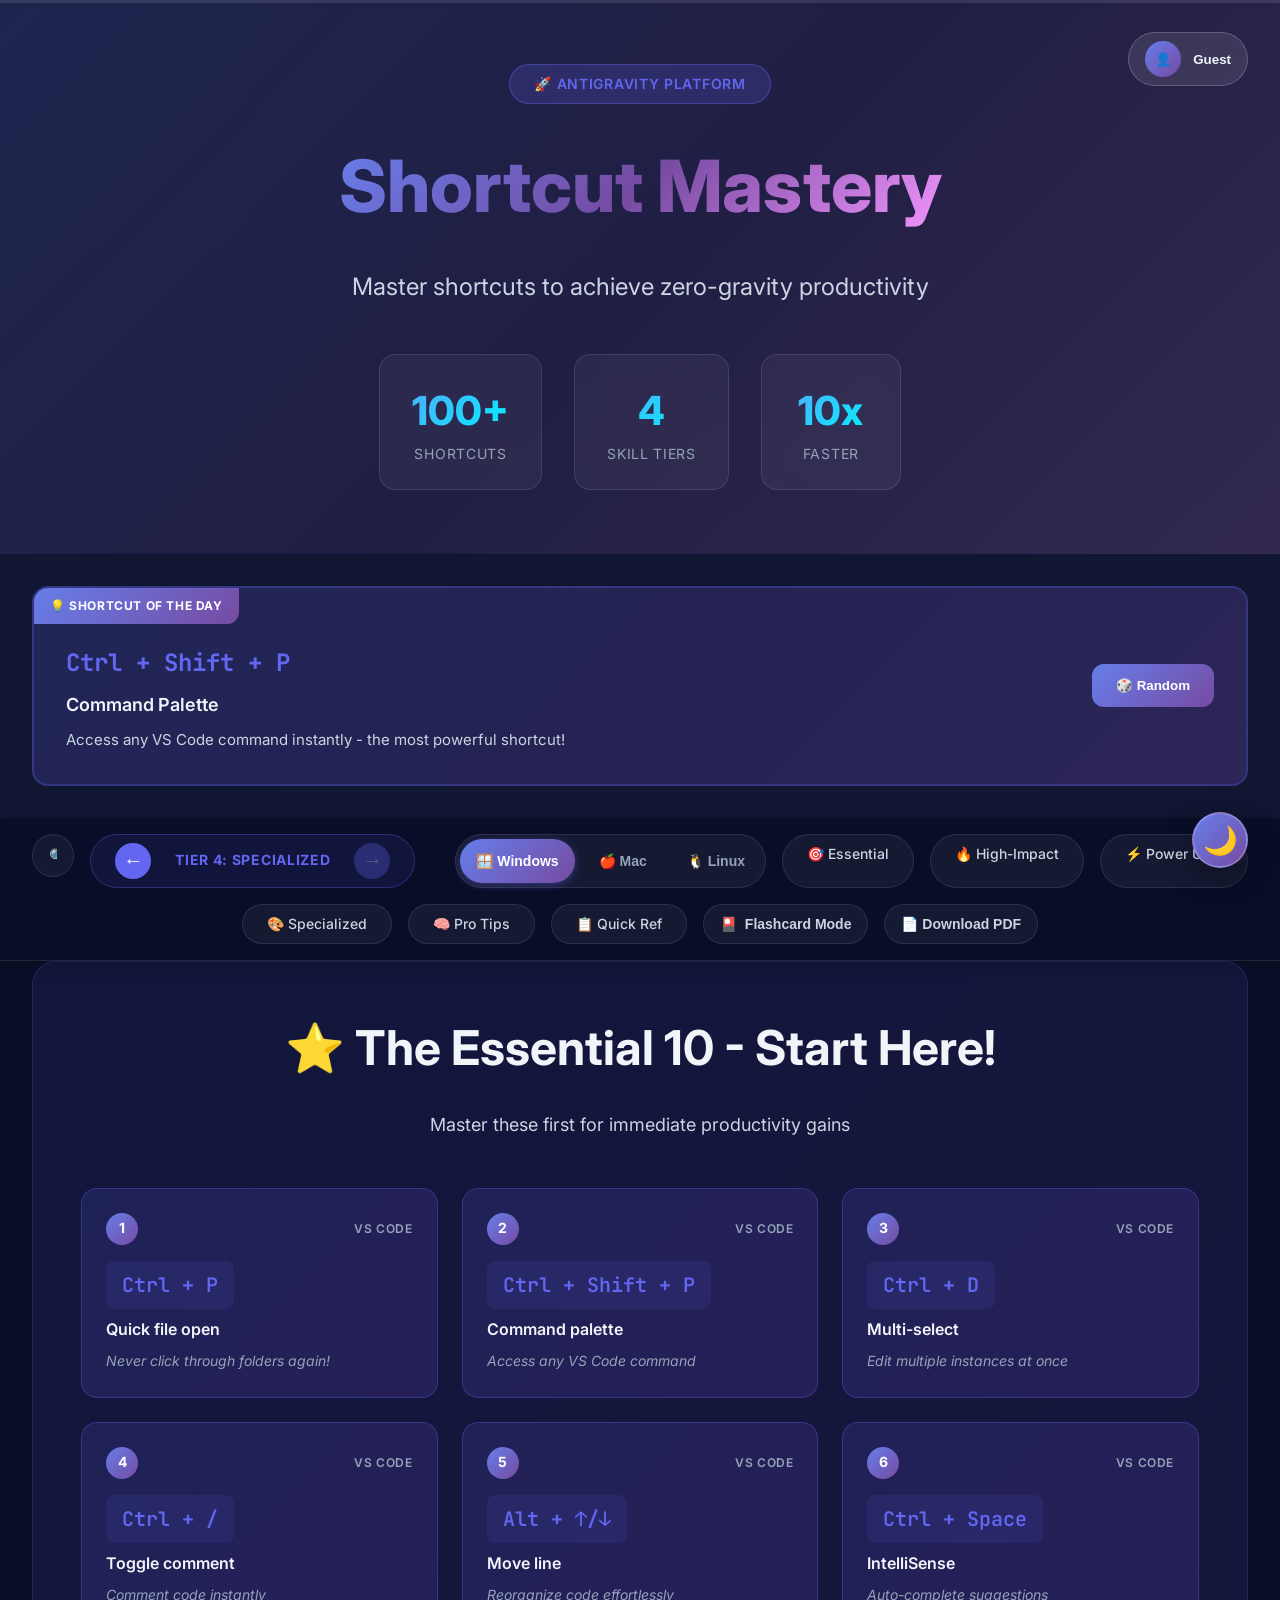
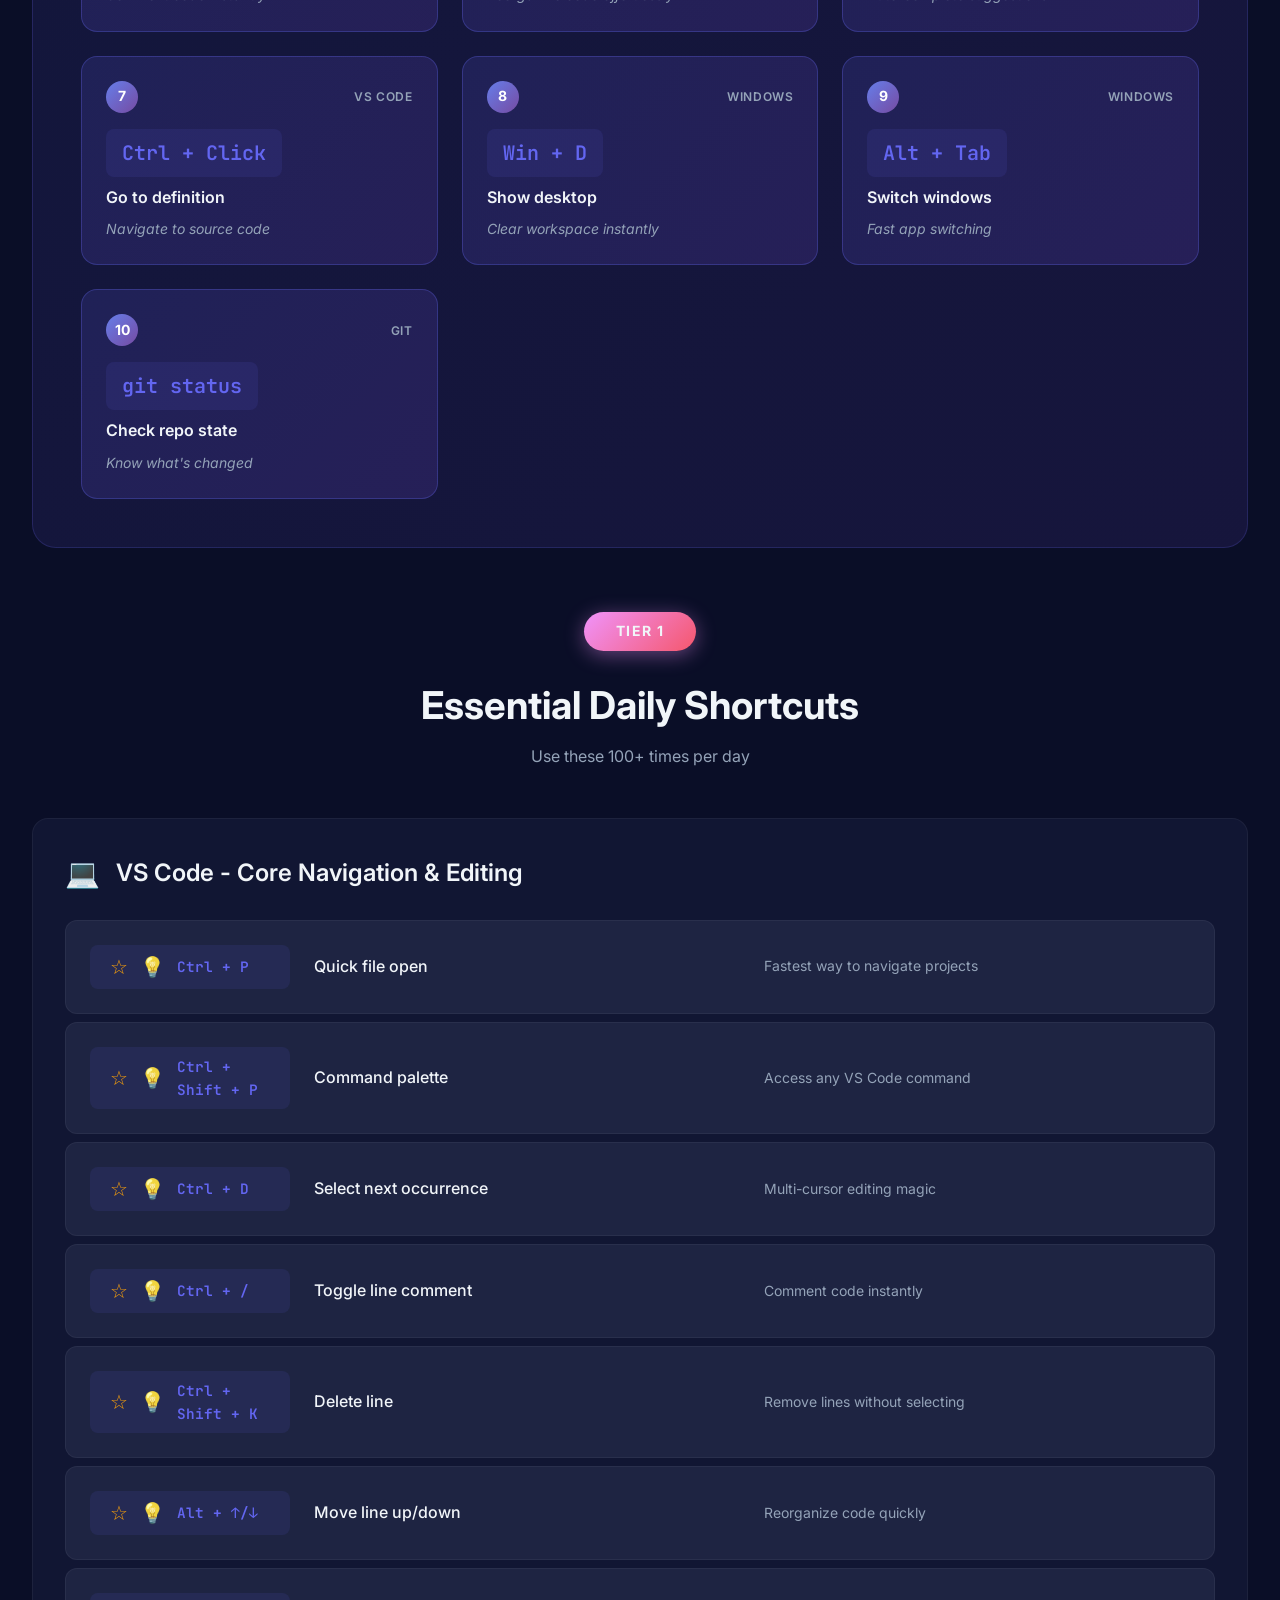
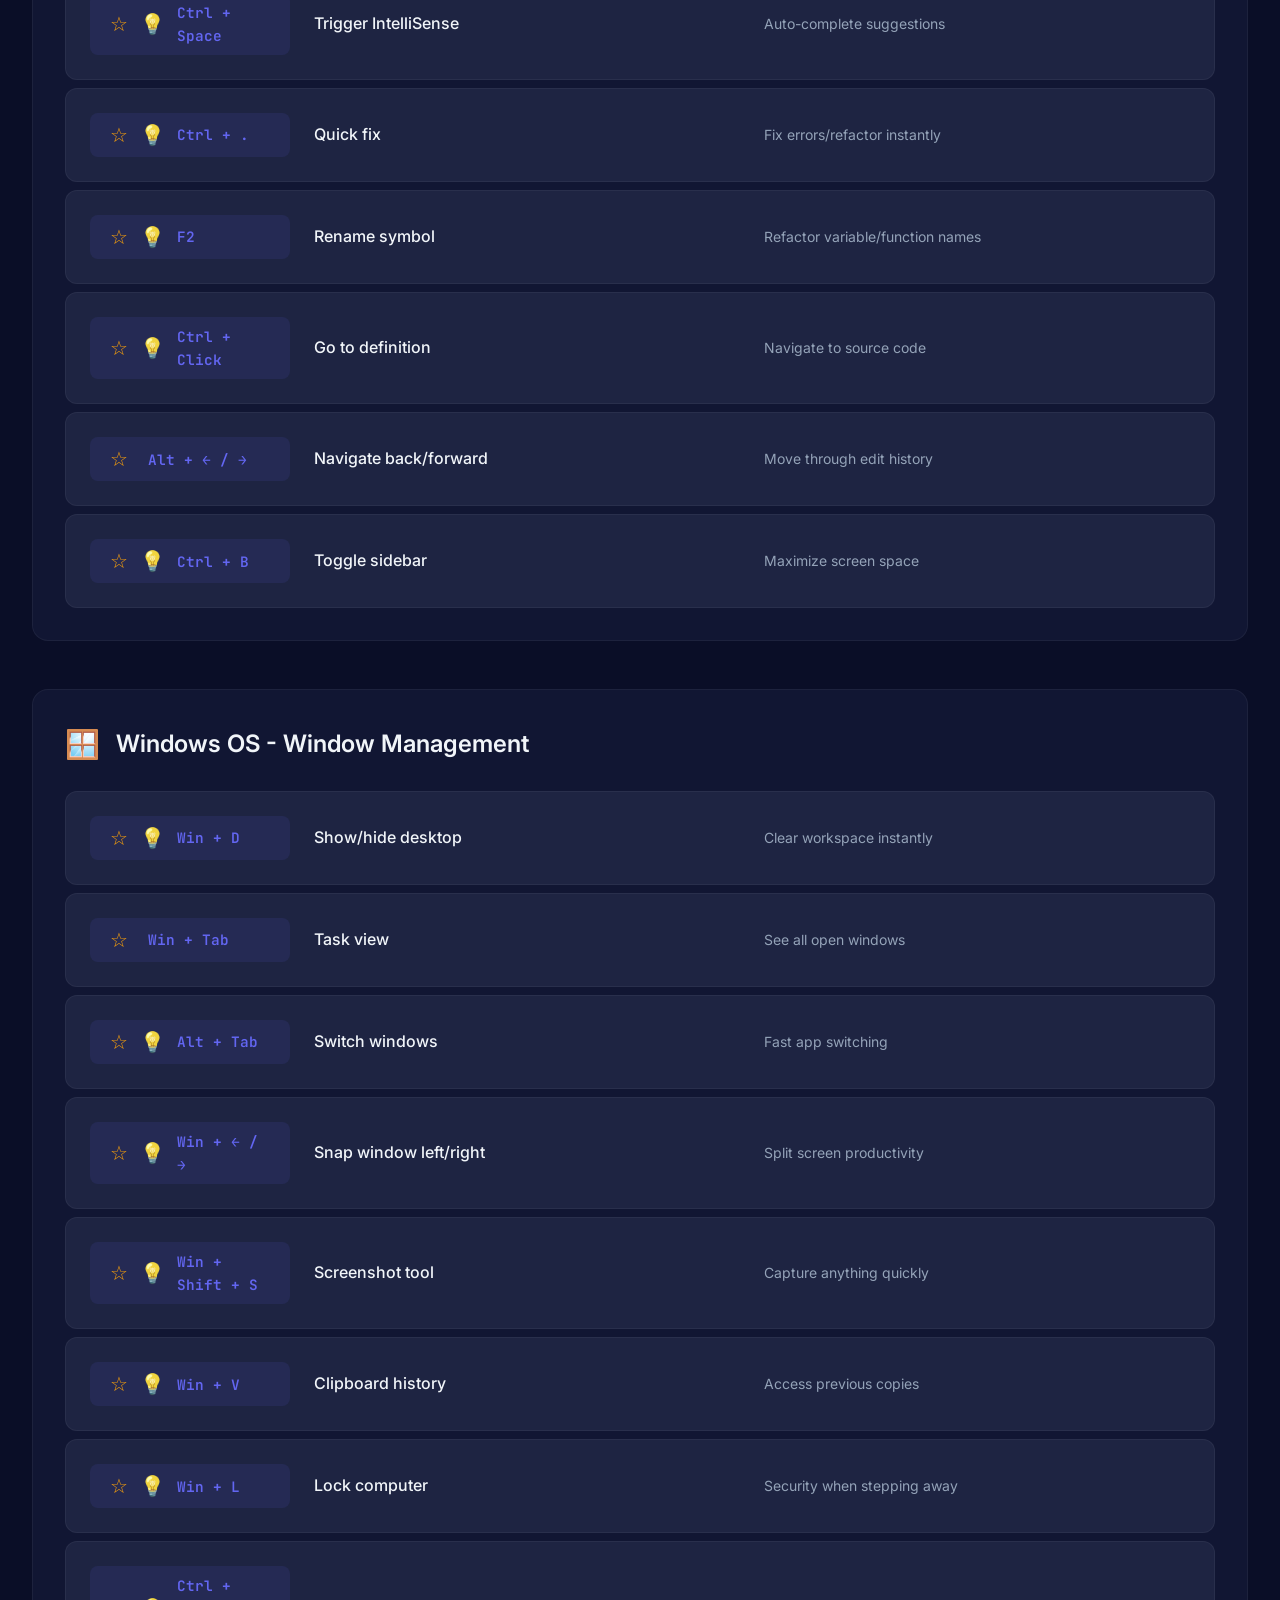
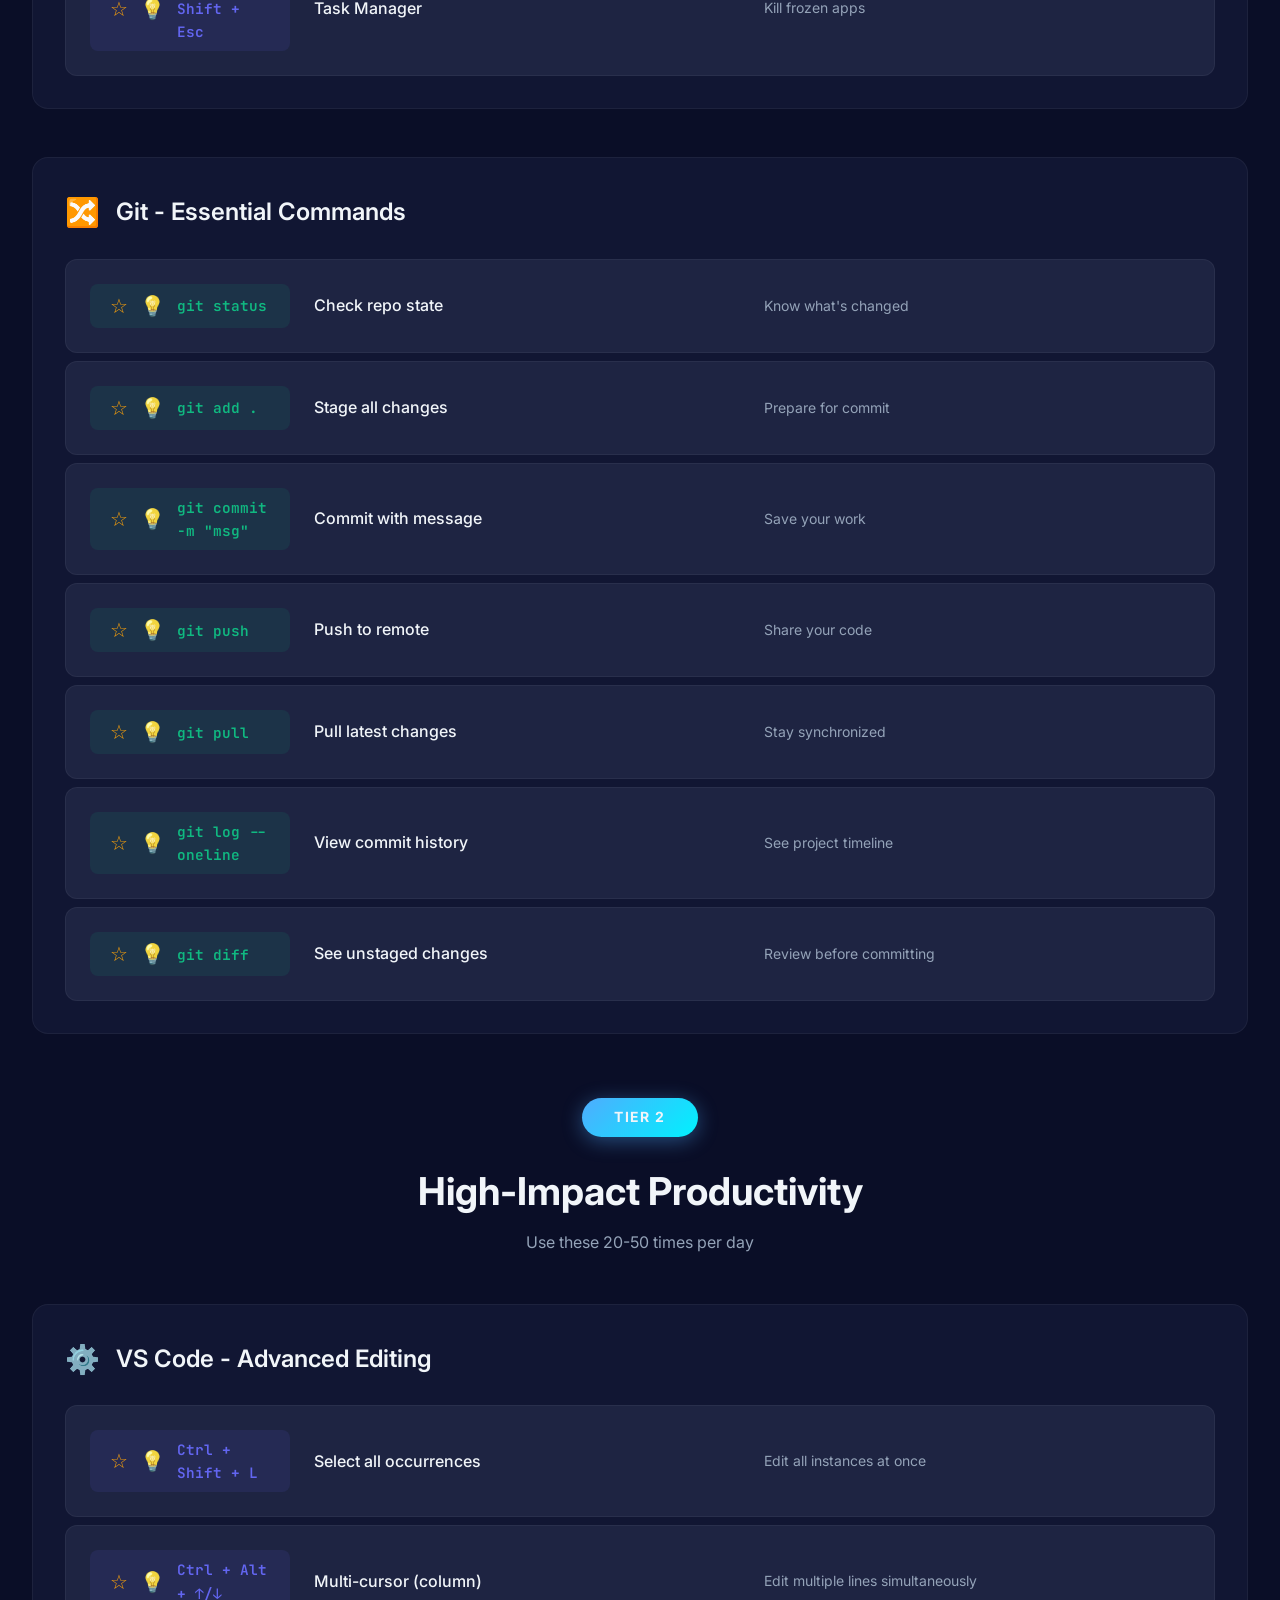
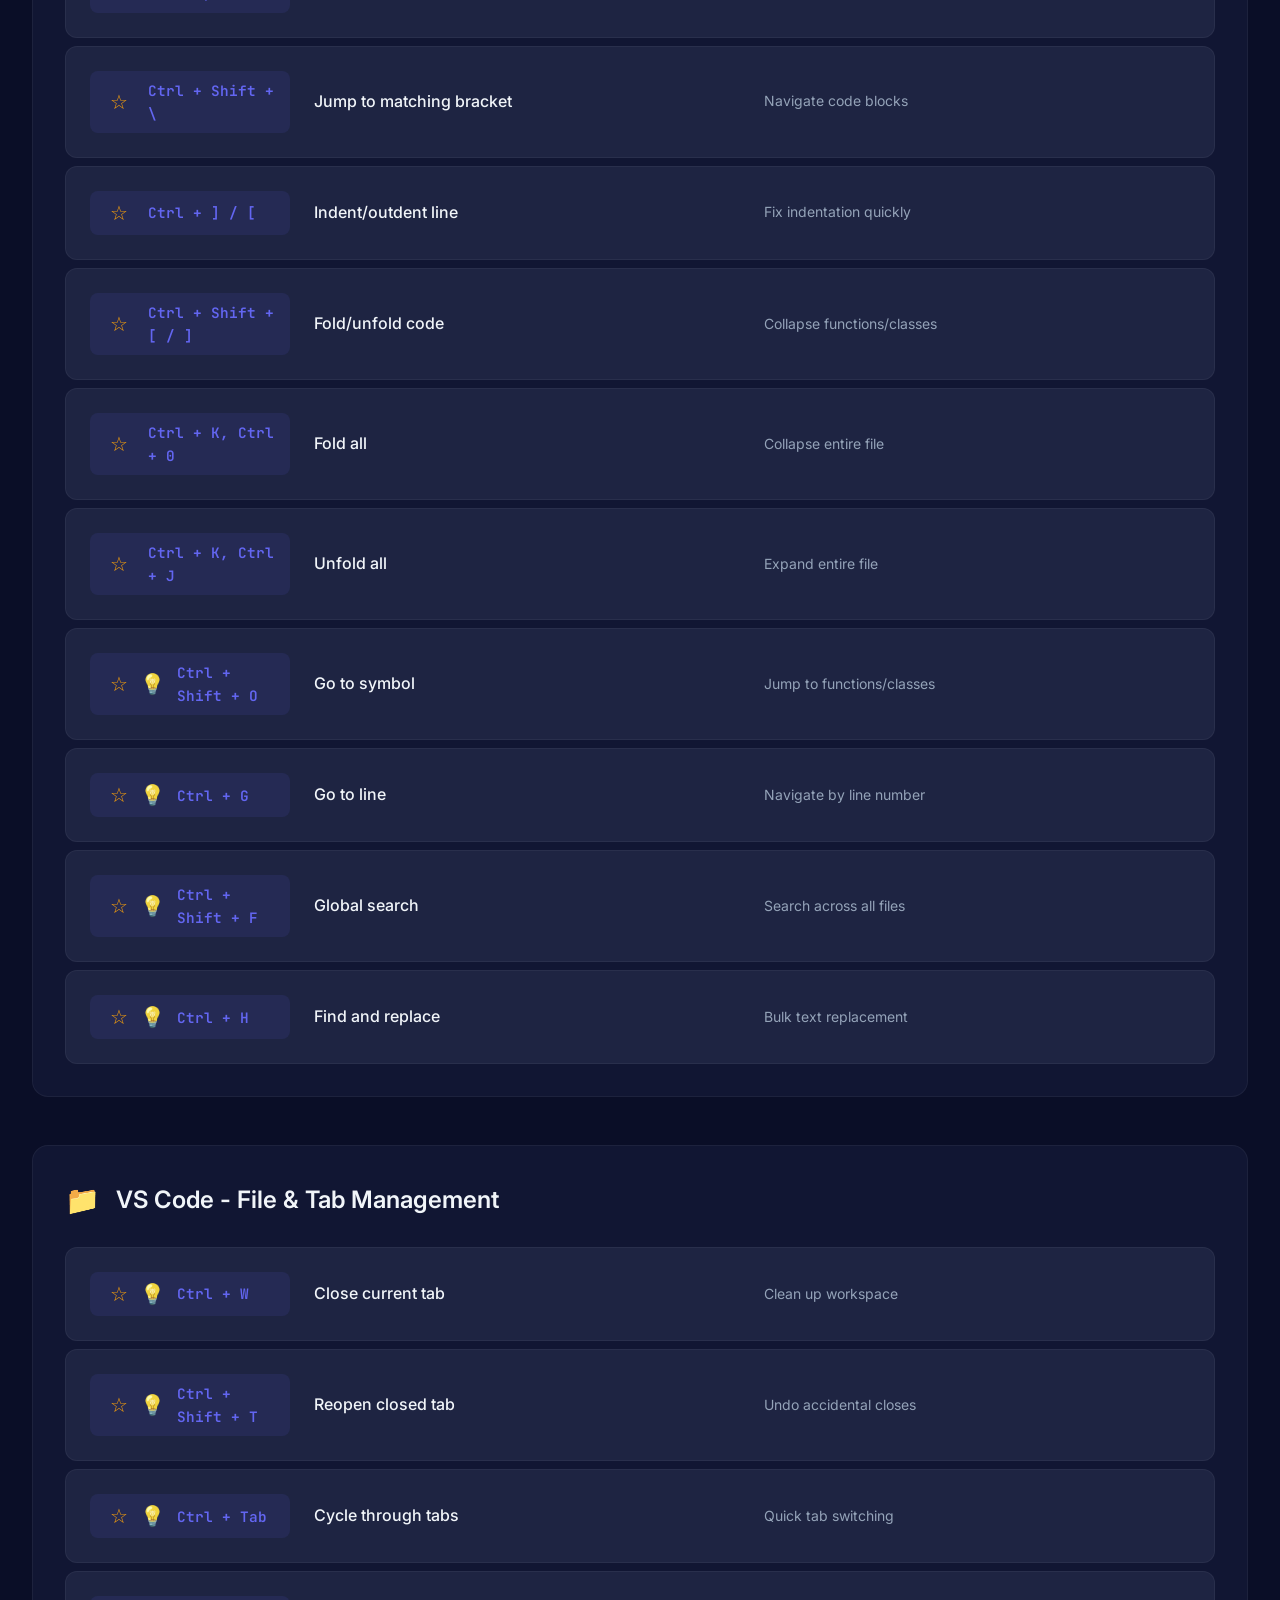
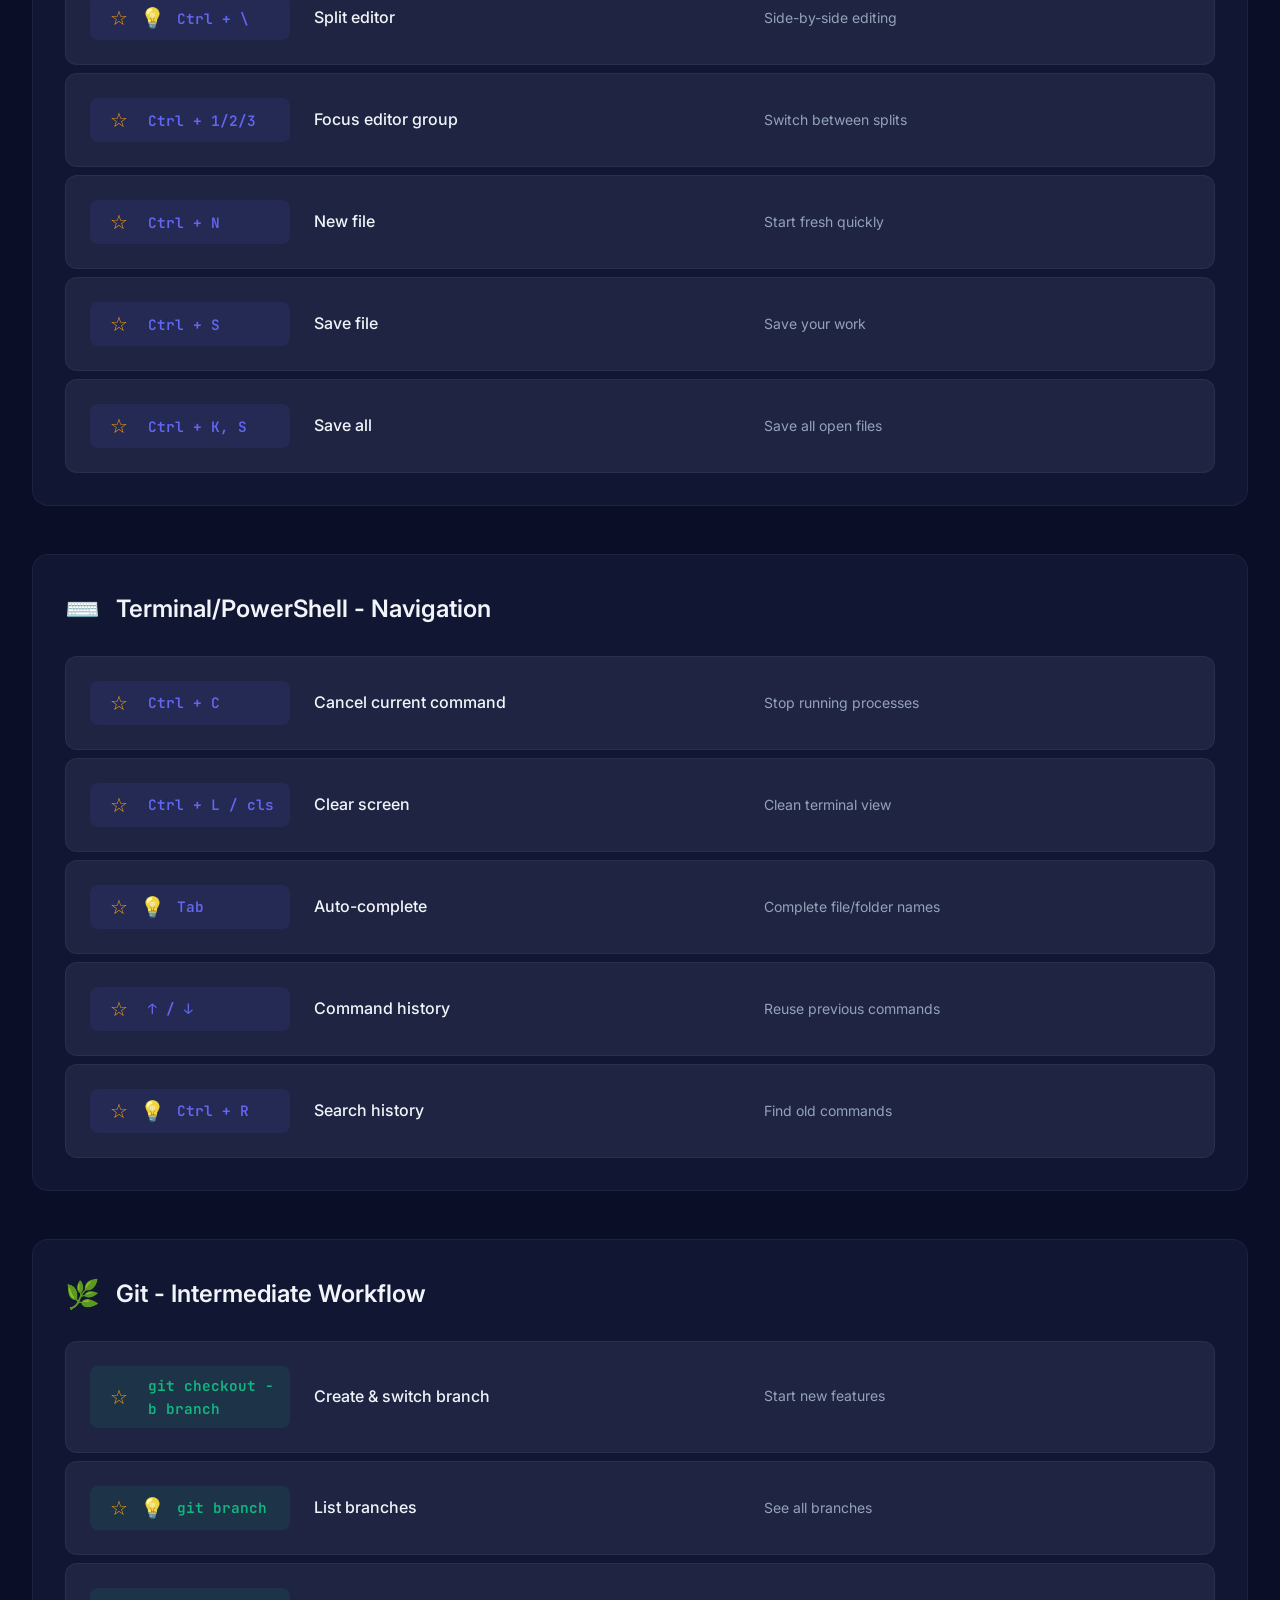
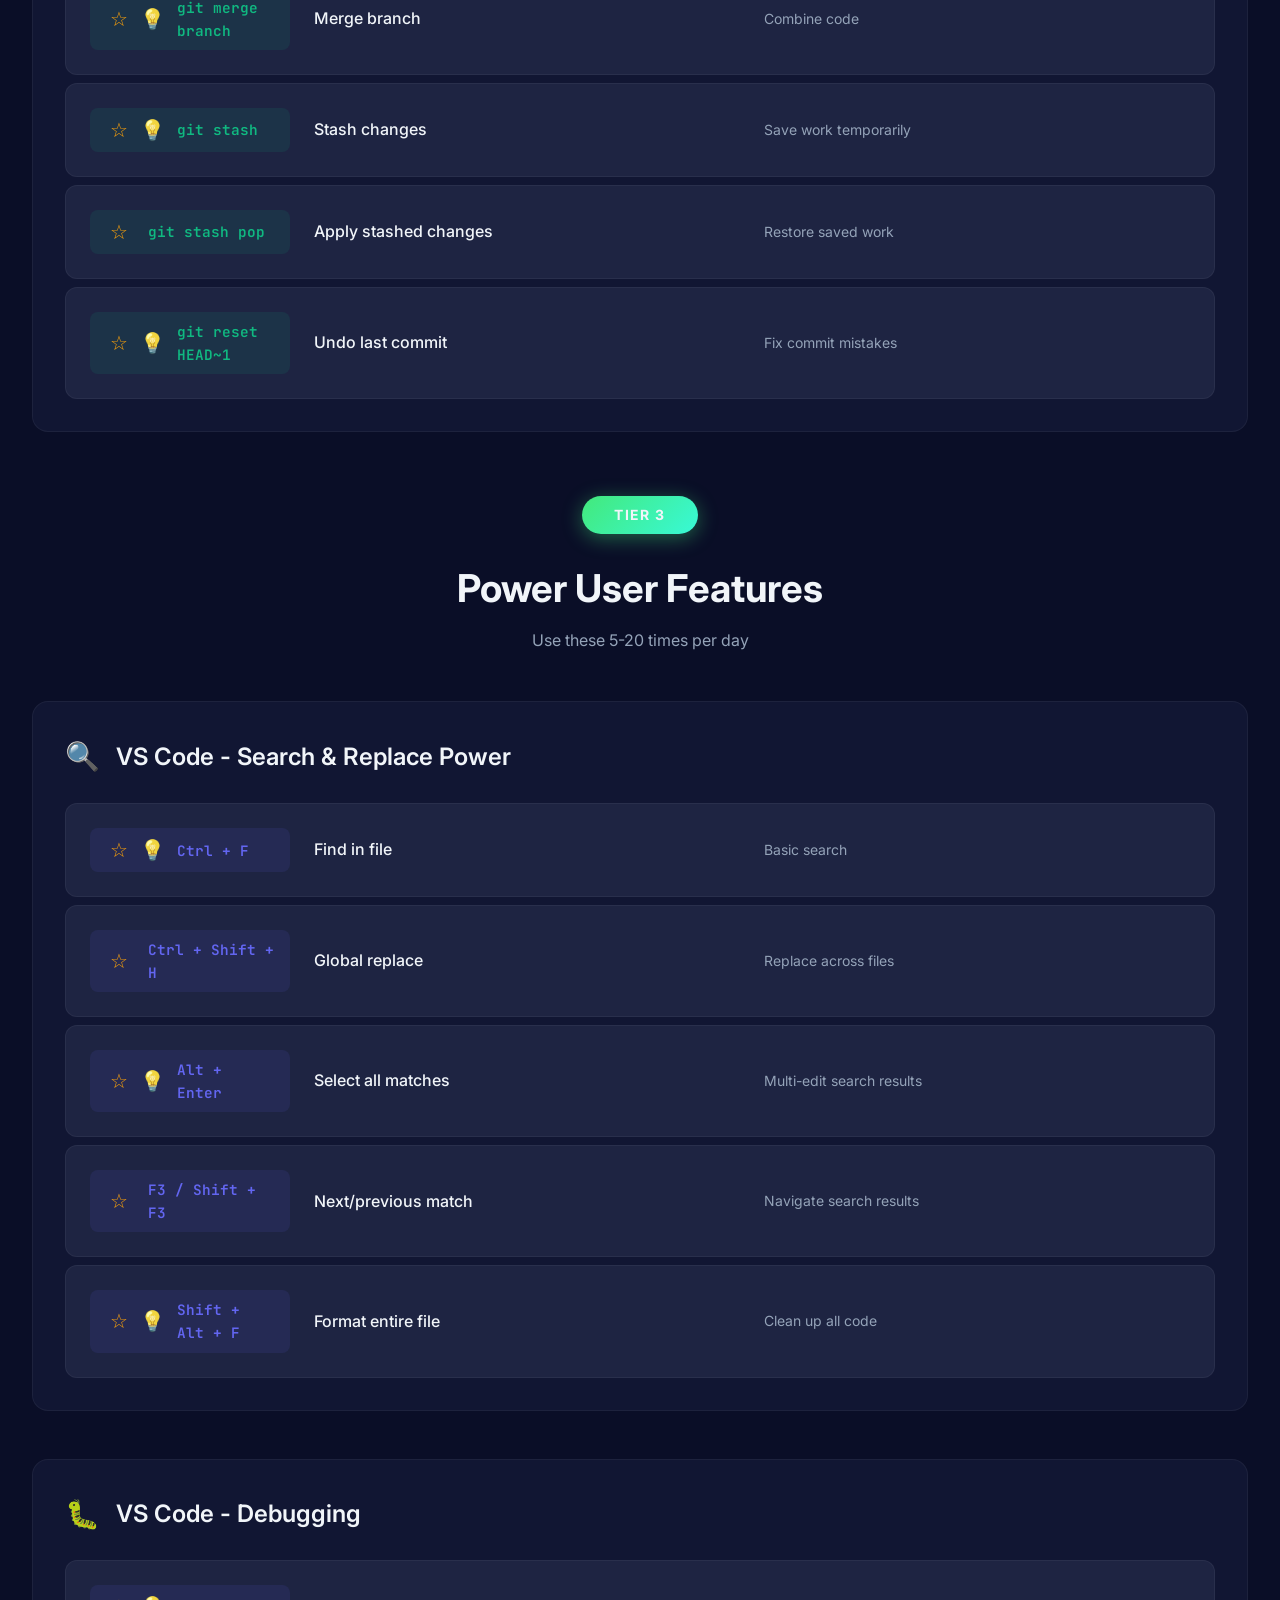
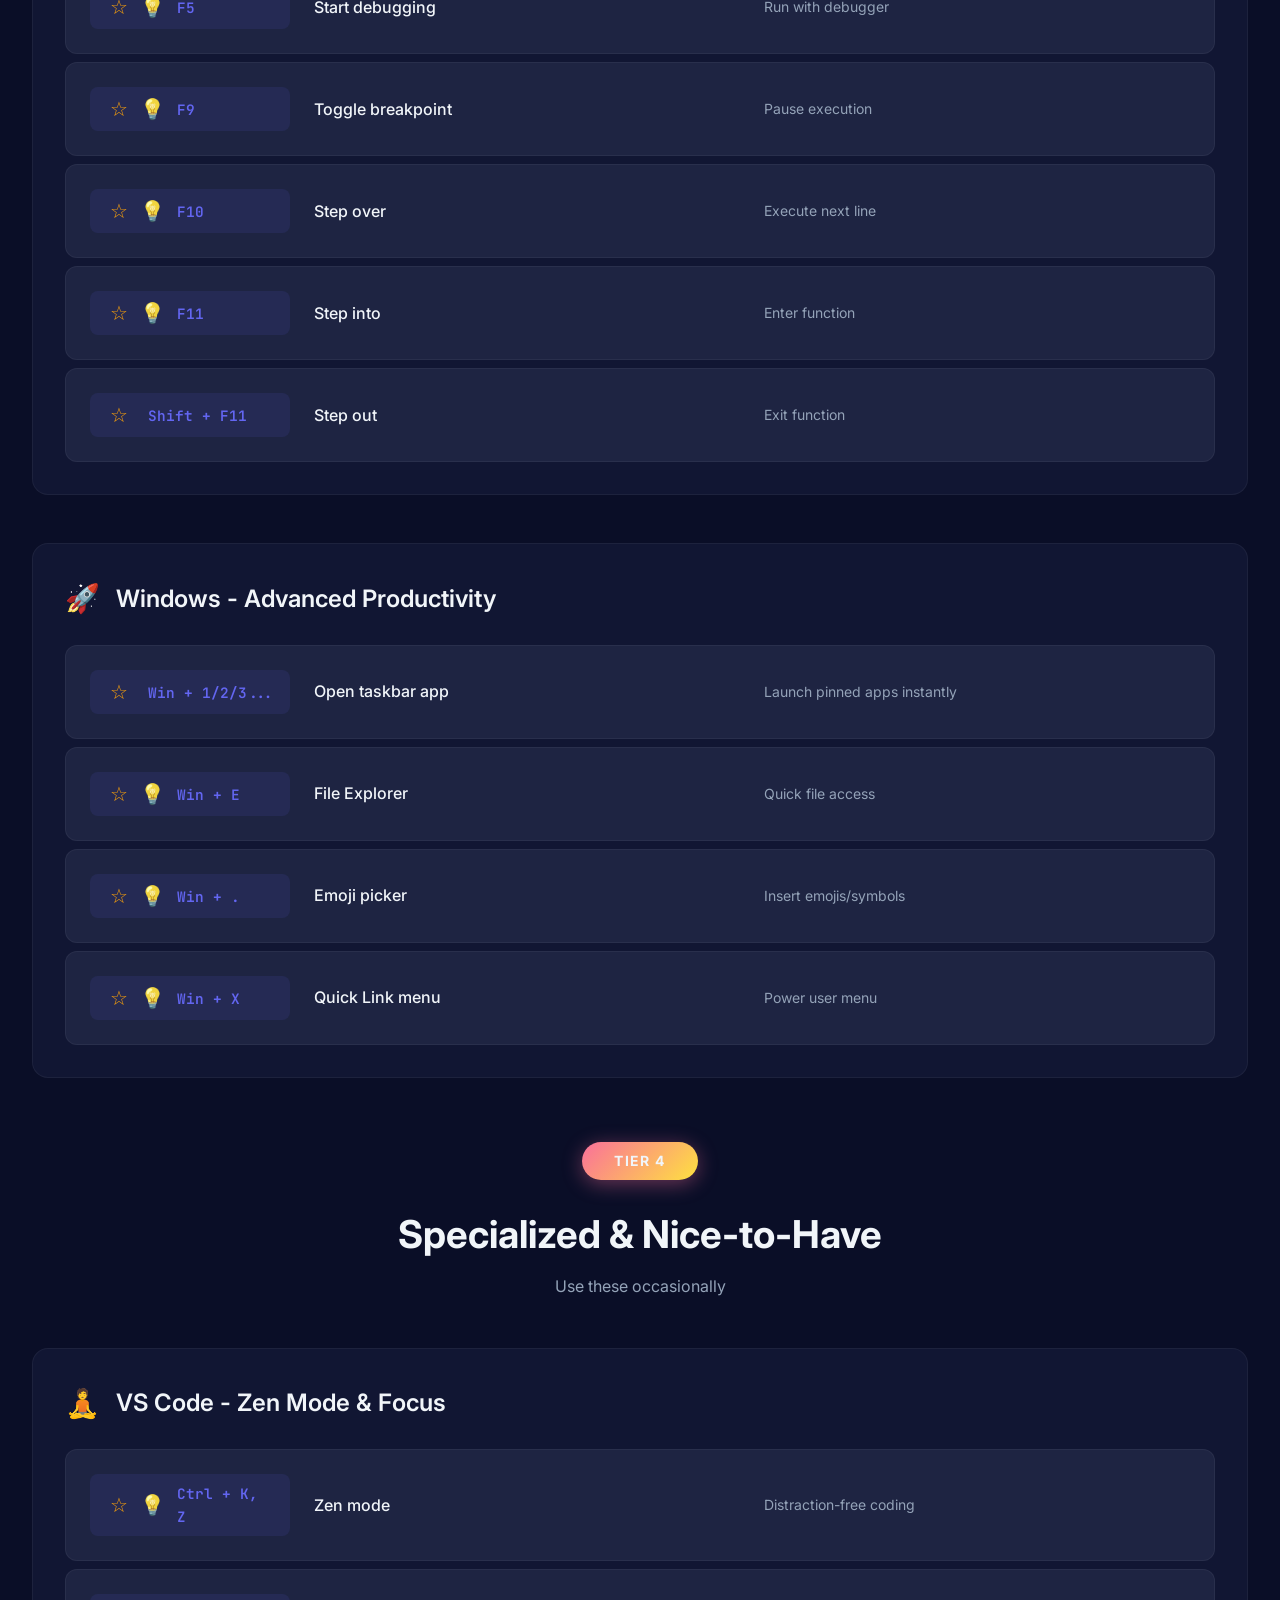
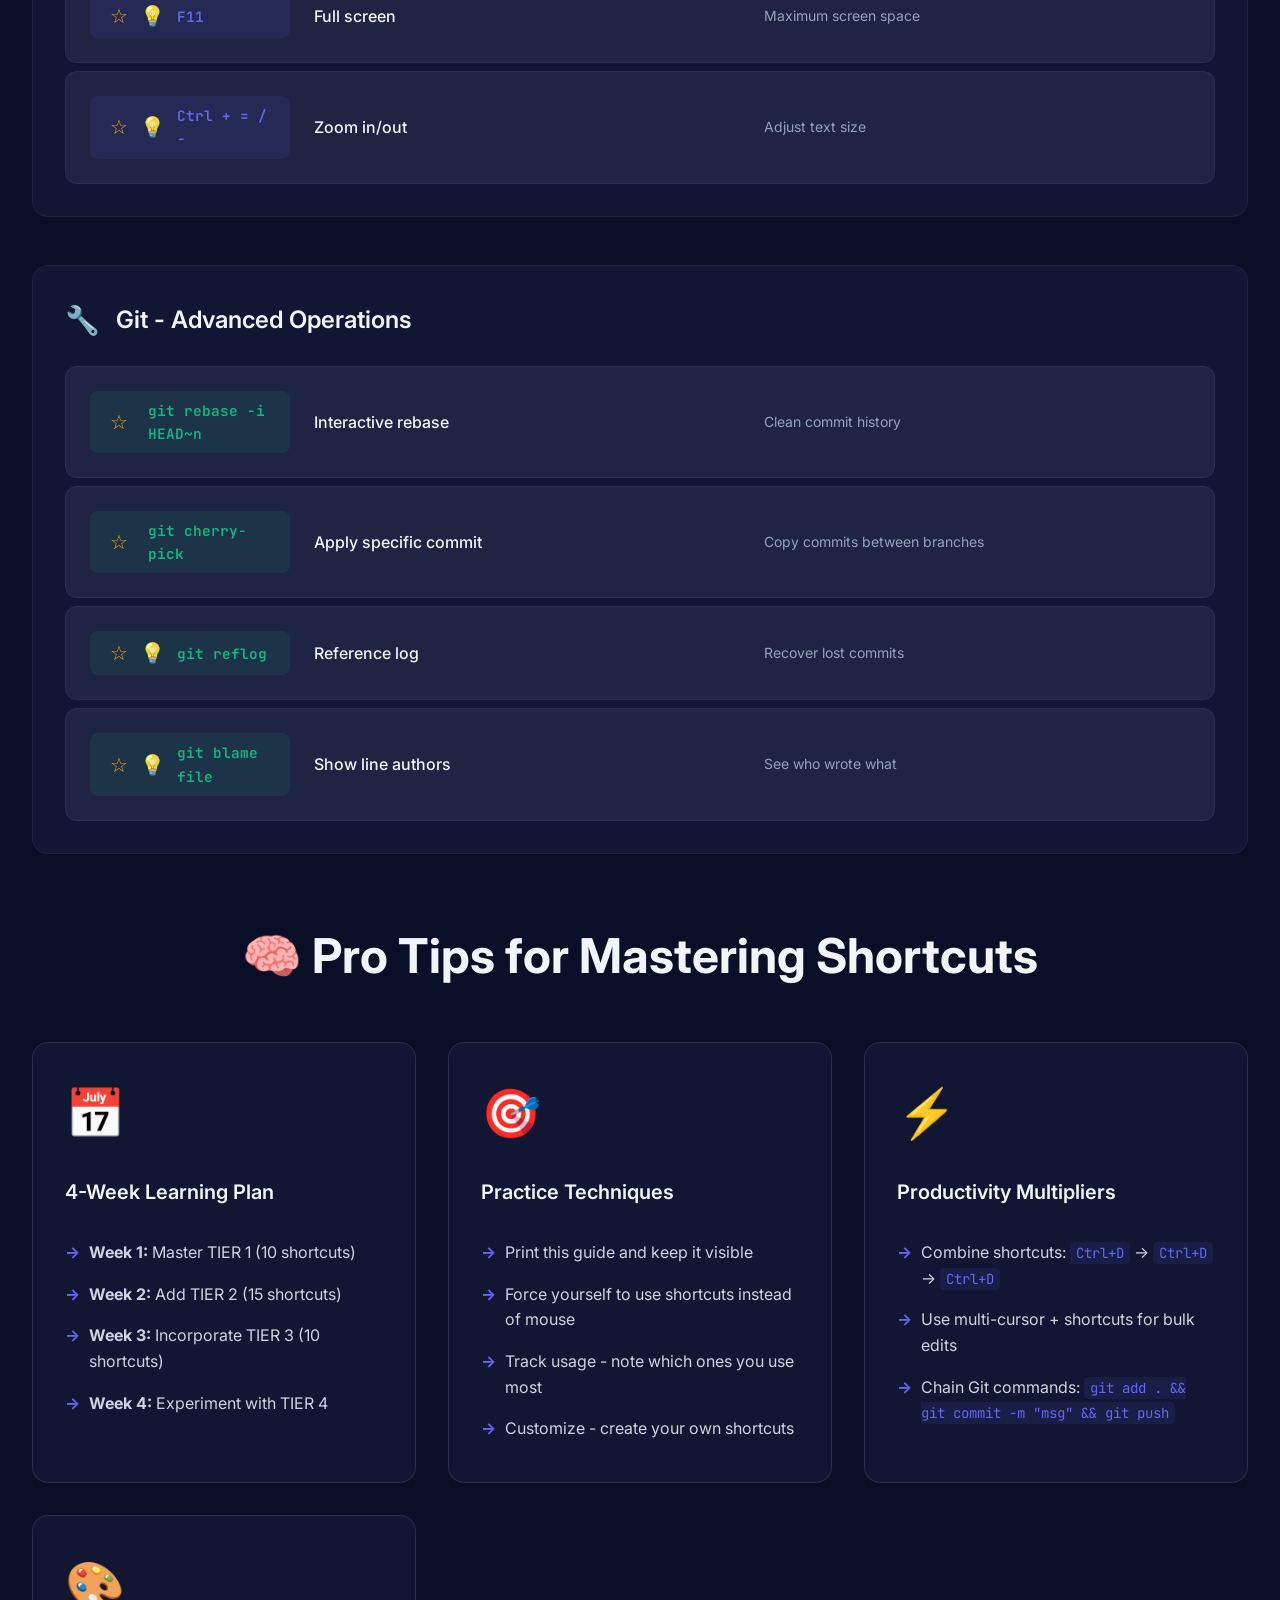
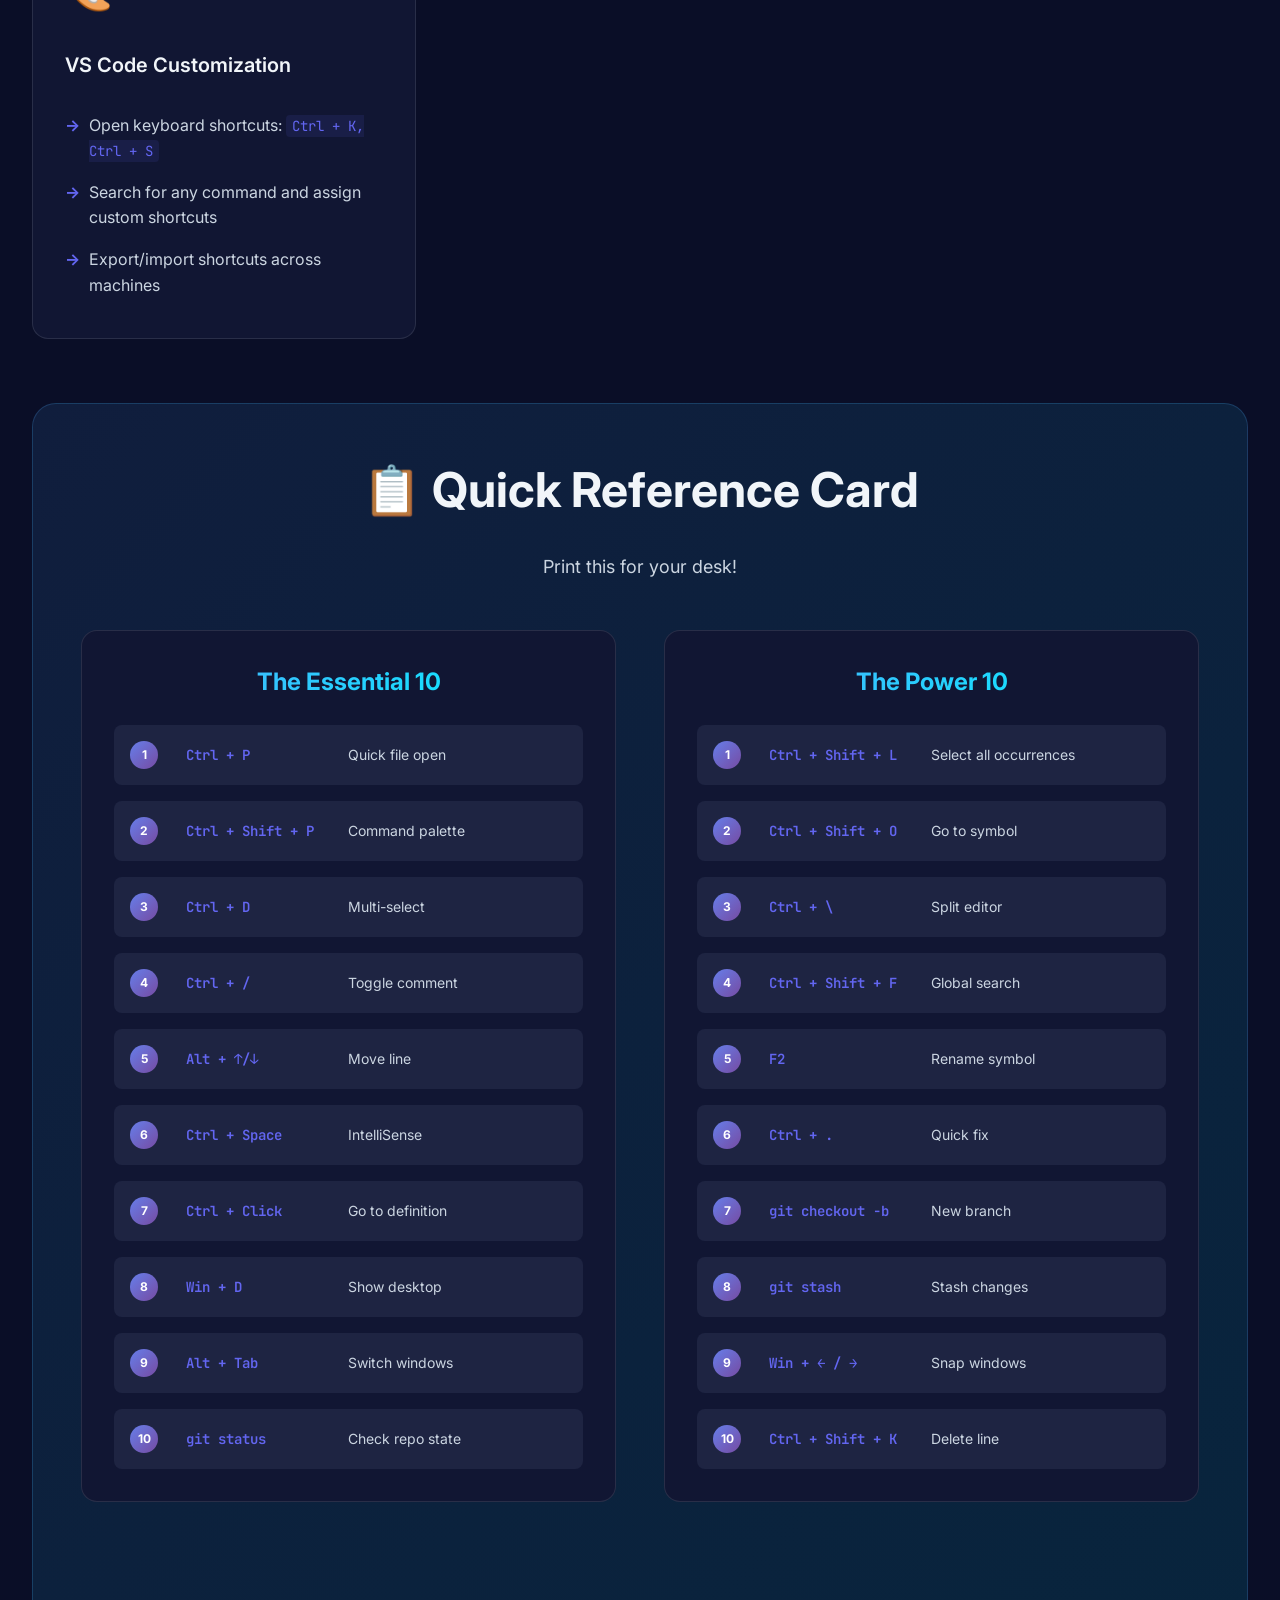
<file: index.html>
<!DOCTYPE html>
<html lang="en">

<head>
    <meta charset="UTF-8">
    <meta name="viewport" content="width=device-width, initial-scale=1.0">
    <title>Antigravity Shortcut Mastery - Learn & Dominate</title>
    <link
        href="https://fonts.googleapis.com/css2?family=Inter:wght@300;400;500;600;700;800&family=JetBrains+Mono:wght@400;500;600&display=swap"
        rel="stylesheet">
    <link rel="stylesheet" href="shortcuts-styles.css">
    <link rel="stylesheet" href="walkthrough.css">
</head>

<body>
    <!-- Hero Section -->
    <header class="hero">
        <!-- User Account Button (Top Right) -->
        <div class="hero-account-btn">
            <button class="btn-account-hero" id="account-btn-hero" onclick="toggleAccountMenuHero()">
                <div class="account-avatar-hero">
                    <span id="user-initials-hero">👤</span>
                </div>
                <span class="account-name-hero" id="nav-user-name-hero">Guest</span>
            </button>

            <!-- Account Dropdown Menu -->
            <div class="account-dropdown-hero" id="account-dropdown-hero">
                <div class="dropdown-header">
                    <div class="dropdown-avatar">
                        <span id="dropdown-initials-hero">👤</span>
                    </div>
                    <div class="dropdown-user-info">
                        <div class="dropdown-name" id="dropdown-name-hero">Guest User</div>
                        <div class="dropdown-email" id="dropdown-email-hero">Not logged in</div>
                    </div>
                </div>

                <div class="dropdown-divider"></div>

                <a href="dashboard.html" class="dropdown-item">
                    <span class="item-icon">📊</span>
                    <span>Dashboard</span>
                </a>
                <button class="dropdown-item" onclick="openHelp()">
                    <span class="item-icon">❓</span>
                    <span>Start Tour</span>
                </button>
                <a href="login.html" class="dropdown-item" id="login-link-hero">
                    <span class="item-icon">🔐</span>
                    <span>Login / Sign Up</span>
                </a>

                <div class="dropdown-divider" id="logout-divider-hero" style="display: none;"></div>

                <button class="dropdown-item logout-item" id="logout-btn-hero" onclick="handleLogoutHero()"
                    style="display: none;">
                    <span class="item-icon">🚪</span>
                    <span>Logout</span>
                </button>
            </div>
        </div>

        <div class="hero-content">
            <div class="hero-badge">🚀 Antigravity Platform</div>
            <h1 class="hero-title">
                <span class="gradient-text">Shortcut Mastery</span>
            </h1>
            <p class="hero-subtitle">Master shortcuts to achieve zero-gravity productivity</p>
            <div class="hero-stats">
                <div class="stat-card">
                    <div class="stat-number">100+</div>
                    <div class="stat-label">Shortcuts</div>
                </div>
                <div class="stat-card">
                    <div class="stat-number">4</div>
                    <div class="stat-label">Skill Tiers</div>
                </div>
                <div class="stat-card">
                    <div class="stat-number">10x</div>
                    <div class="stat-label">Faster</div>
                </div>
            </div>
        </div>
        <div class="hero-gradient"></div>
    </header>

    <!-- Shortcut of the Day Widget -->
    <section class="shortcut-of-day">
        <div class="container">
            <div class="sotd-card">
                <div class="sotd-badge">💡 Shortcut of the Day</div>
                <div class="sotd-content">
                    <div class="sotd-key" id="sotd-key">Ctrl + Shift + P</div>
                    <div class="sotd-action" id="sotd-action">Command Palette</div>
                    <div class="sotd-description" id="sotd-description">Access any VS Code command instantly - the most
                        powerful shortcut!</div>
                </div>
                <button class="sotd-next-btn" onclick="nextShortcutOfDay()" title="Next Random Shortcut">
                    🎲 Random
                </button>
            </div>
        </div>
    </section>

    <!-- Quick Navigation -->
    <nav class="quick-nav">
        <div class="container">
            <div class="tier-navigator">
                <button id="prev-tier" class="tier-nav-btn" title="Previous Tier (←)">←</button>
                <span id="current-tier-label" class="tier-label">TIER 1: Essential</span>
                <button id="next-tier" class="tier-nav-btn" title="Next Tier (→)">→</button>
            </div>

            <!-- Platform Toggle -->
            <div class="platform-toggle">
                <button class="platform-btn active" data-platform="windows" onclick="switchPlatform('windows')">
                    🪟 Windows
                </button>
                <button class="platform-btn" data-platform="mac" onclick="switchPlatform('mac')">
                    🍎 Mac
                </button>
                <button class="platform-btn" data-platform="linux" onclick="switchPlatform('linux')">
                    🐧 Linux
                </button>
            </div>

            <a href="#tier1" class="nav-pill">🎯 Essential</a>
            <a href="#tier2" class="nav-pill">🔥 High-Impact</a>
            <a href="#tier3" class="nav-pill">⚡ Power User</a>
            <a href="#tier4" class="nav-pill">🎨 Specialized</a>
            <a href="#tips" class="nav-pill">🧠 Pro Tips</a>
            <a href="#quick-ref" class="nav-pill">📋 Quick Ref</a>

            <!-- Learning Mode Toggle -->
            <button class="mode-toggle-btn" onclick="toggleFlashcardMode()" title="Toggle Flashcard Mode (F)">
                <span id="mode-icon">🎴</span> <span id="mode-text">Flashcard Mode</span>
            </button>

            <!-- Download PDF -->
            <button class="download-pdf-btn" onclick="downloadPDF()" title="Download PDF Cheat Sheet">
                📄 Download PDF
            </button>
        </div>
    </nav>

    <main class="container">
        <!-- Essential 10 Highlight -->
        <section class="essential-section">
            <h2 class="section-title">⭐ The Essential 10 - Start Here!</h2>
            <p class="section-subtitle">Master these first for immediate productivity gains</p>
            <div class="shortcuts-grid essential-grid">
                <div class="shortcut-card featured">
                    <div class="shortcut-header">
                        <span class="shortcut-number">1</span>
                        <span class="shortcut-category">VS Code</span>
                    </div>
                    <div class="shortcut-key">Ctrl + P</div>
                    <div class="shortcut-desc">Quick file open</div>
                    <div class="shortcut-tip">Never click through folders again!</div>
                </div>
                <div class="shortcut-card featured">
                    <div class="shortcut-header">
                        <span class="shortcut-number">2</span>
                        <span class="shortcut-category">VS Code</span>
                    </div>
                    <div class="shortcut-key">Ctrl + Shift + P</div>
                    <div class="shortcut-desc">Command palette</div>
                    <div class="shortcut-tip">Access any VS Code command</div>
                </div>
                <div class="shortcut-card featured">
                    <div class="shortcut-header">
                        <span class="shortcut-number">3</span>
                        <span class="shortcut-category">VS Code</span>
                    </div>
                    <div class="shortcut-key">Ctrl + D</div>
                    <div class="shortcut-desc">Multi-select</div>
                    <div class="shortcut-tip">Edit multiple instances at once</div>
                </div>
                <div class="shortcut-card featured">
                    <div class="shortcut-header">
                        <span class="shortcut-number">4</span>
                        <span class="shortcut-category">VS Code</span>
                    </div>
                    <div class="shortcut-key">Ctrl + /</div>
                    <div class="shortcut-desc">Toggle comment</div>
                    <div class="shortcut-tip">Comment code instantly</div>
                </div>
                <div class="shortcut-card featured">
                    <div class="shortcut-header">
                        <span class="shortcut-number">5</span>
                        <span class="shortcut-category">VS Code</span>
                    </div>
                    <div class="shortcut-key">Alt + ↑/↓</div>
                    <div class="shortcut-desc">Move line</div>
                    <div class="shortcut-tip">Reorganize code effortlessly</div>
                </div>
                <div class="shortcut-card featured">
                    <div class="shortcut-header">
                        <span class="shortcut-number">6</span>
                        <span class="shortcut-category">VS Code</span>
                    </div>
                    <div class="shortcut-key">Ctrl + Space</div>
                    <div class="shortcut-desc">IntelliSense</div>
                    <div class="shortcut-tip">Auto-complete suggestions</div>
                </div>
                <div class="shortcut-card featured">
                    <div class="shortcut-header">
                        <span class="shortcut-number">7</span>
                        <span class="shortcut-category">VS Code</span>
                    </div>
                    <div class="shortcut-key">Ctrl + Click</div>
                    <div class="shortcut-desc">Go to definition</div>
                    <div class="shortcut-tip">Navigate to source code</div>
                </div>
                <div class="shortcut-card featured">
                    <div class="shortcut-header">
                        <span class="shortcut-number">8</span>
                        <span class="shortcut-category">Windows</span>
                    </div>
                    <div class="shortcut-key">Win + D</div>
                    <div class="shortcut-desc">Show desktop</div>
                    <div class="shortcut-tip">Clear workspace instantly</div>
                </div>
                <div class="shortcut-card featured">
                    <div class="shortcut-header">
                        <span class="shortcut-number">9</span>
                        <span class="shortcut-category">Windows</span>
                    </div>
                    <div class="shortcut-key">Alt + Tab</div>
                    <div class="shortcut-desc">Switch windows</div>
                    <div class="shortcut-tip">Fast app switching</div>
                </div>
                <div class="shortcut-card featured">
                    <div class="shortcut-header">
                        <span class="shortcut-number">10</span>
                        <span class="shortcut-category">Git</span>
                    </div>
                    <div class="shortcut-key">git status</div>
                    <div class="shortcut-desc">Check repo state</div>
                    <div class="shortcut-tip">Know what's changed</div>
                </div>
            </div>
        </section>

        <!-- Tier 1: Essential Daily -->
        <section id="tier1" class="tier-section">
            <div class="tier-header">
                <div class="tier-badge tier-1">TIER 1</div>
                <h2 class="tier-title">Essential Daily Shortcuts</h2>
                <p class="tier-subtitle">Use these 100+ times per day</p>
            </div>

            <!-- VS Code Core -->
            <div class="category-section">
                <h3 class="category-title">
                    <span class="category-icon">💻</span>
                    VS Code - Core Navigation & Editing
                </h3>
                <div class="shortcuts-table">
                    <div class="shortcut-row">
                        <div class="shortcut-key-cell">Ctrl + P</div>
                        <div class="shortcut-action-cell">Quick file open</div>
                        <div class="shortcut-why-cell">Fastest way to navigate projects</div>
                    </div>
                    <div class="shortcut-row">
                        <div class="shortcut-key-cell">Ctrl + Shift + P</div>
                        <div class="shortcut-action-cell">Command palette</div>
                        <div class="shortcut-why-cell">Access any VS Code command</div>
                    </div>
                    <div class="shortcut-row">
                        <div class="shortcut-key-cell">Ctrl + D</div>
                        <div class="shortcut-action-cell">Select next occurrence</div>
                        <div class="shortcut-why-cell">Multi-cursor editing magic</div>
                    </div>
                    <div class="shortcut-row">
                        <div class="shortcut-key-cell">Ctrl + /</div>
                        <div class="shortcut-action-cell">Toggle line comment</div>
                        <div class="shortcut-why-cell">Comment code instantly</div>
                    </div>
                    <div class="shortcut-row">
                        <div class="shortcut-key-cell">Ctrl + Shift + K</div>
                        <div class="shortcut-action-cell">Delete line</div>
                        <div class="shortcut-why-cell">Remove lines without selecting</div>
                    </div>
                    <div class="shortcut-row">
                        <div class="shortcut-key-cell">Alt + ↑/↓</div>
                        <div class="shortcut-action-cell">Move line up/down</div>
                        <div class="shortcut-why-cell">Reorganize code quickly</div>
                    </div>
                    <div class="shortcut-row">
                        <div class="shortcut-key-cell">Ctrl + Space</div>
                        <div class="shortcut-action-cell">Trigger IntelliSense</div>
                        <div class="shortcut-why-cell">Auto-complete suggestions</div>
                    </div>
                    <div class="shortcut-row">
                        <div class="shortcut-key-cell">Ctrl + .</div>
                        <div class="shortcut-action-cell">Quick fix</div>
                        <div class="shortcut-why-cell">Fix errors/refactor instantly</div>
                    </div>
                    <div class="shortcut-row">
                        <div class="shortcut-key-cell">F2</div>
                        <div class="shortcut-action-cell">Rename symbol</div>
                        <div class="shortcut-why-cell">Refactor variable/function names</div>
                    </div>
                    <div class="shortcut-row">
                        <div class="shortcut-key-cell">Ctrl + Click</div>
                        <div class="shortcut-action-cell">Go to definition</div>
                        <div class="shortcut-why-cell">Navigate to source code</div>
                    </div>
                    <div class="shortcut-row">
                        <div class="shortcut-key-cell">Alt + ← / →</div>
                        <div class="shortcut-action-cell">Navigate back/forward</div>
                        <div class="shortcut-why-cell">Move through edit history</div>
                    </div>
                    <div class="shortcut-row">
                        <div class="shortcut-key-cell">Ctrl + B</div>
                        <div class="shortcut-action-cell">Toggle sidebar</div>
                        <div class="shortcut-why-cell">Maximize screen space</div>
                    </div>
                </div>
            </div>

            <!-- Windows OS -->
            <div class="category-section">
                <h3 class="category-title">
                    <span class="category-icon">🪟</span>
                    Windows OS - Window Management
                </h3>
                <div class="shortcuts-table">
                    <div class="shortcut-row">
                        <div class="shortcut-key-cell">Win + D</div>
                        <div class="shortcut-action-cell">Show/hide desktop</div>
                        <div class="shortcut-why-cell">Clear workspace instantly</div>
                    </div>
                    <div class="shortcut-row">
                        <div class="shortcut-key-cell">Win + Tab</div>
                        <div class="shortcut-action-cell">Task view</div>
                        <div class="shortcut-why-cell">See all open windows</div>
                    </div>
                    <div class="shortcut-row">
                        <div class="shortcut-key-cell">Alt + Tab</div>
                        <div class="shortcut-action-cell">Switch windows</div>
                        <div class="shortcut-why-cell">Fast app switching</div>
                    </div>
                    <div class="shortcut-row">
                        <div class="shortcut-key-cell">Win + ← / →</div>
                        <div class="shortcut-action-cell">Snap window left/right</div>
                        <div class="shortcut-why-cell">Split screen productivity</div>
                    </div>
                    <div class="shortcut-row">
                        <div class="shortcut-key-cell">Win + Shift + S</div>
                        <div class="shortcut-action-cell">Screenshot tool</div>
                        <div class="shortcut-why-cell">Capture anything quickly</div>
                    </div>
                    <div class="shortcut-row">
                        <div class="shortcut-key-cell">Win + V</div>
                        <div class="shortcut-action-cell">Clipboard history</div>
                        <div class="shortcut-why-cell">Access previous copies</div>
                    </div>
                    <div class="shortcut-row">
                        <div class="shortcut-key-cell">Win + L</div>
                        <div class="shortcut-action-cell">Lock computer</div>
                        <div class="shortcut-why-cell">Security when stepping away</div>
                    </div>
                    <div class="shortcut-row">
                        <div class="shortcut-key-cell">Ctrl + Shift + Esc</div>
                        <div class="shortcut-action-cell">Task Manager</div>
                        <div class="shortcut-why-cell">Kill frozen apps</div>
                    </div>
                </div>
            </div>

            <!-- Git Essential -->
            <div class="category-section">
                <h3 class="category-title">
                    <span class="category-icon">🔀</span>
                    Git - Essential Commands
                </h3>
                <div class="shortcuts-table git-table">
                    <div class="shortcut-row">
                        <div class="shortcut-key-cell git-cmd">git status</div>
                        <div class="shortcut-action-cell">Check repo state</div>
                        <div class="shortcut-why-cell">Know what's changed</div>
                    </div>
                    <div class="shortcut-row">
                        <div class="shortcut-key-cell git-cmd">git add .</div>
                        <div class="shortcut-action-cell">Stage all changes</div>
                        <div class="shortcut-why-cell">Prepare for commit</div>
                    </div>
                    <div class="shortcut-row">
                        <div class="shortcut-key-cell git-cmd">git commit -m "msg"</div>
                        <div class="shortcut-action-cell">Commit with message</div>
                        <div class="shortcut-why-cell">Save your work</div>
                    </div>
                    <div class="shortcut-row">
                        <div class="shortcut-key-cell git-cmd">git push</div>
                        <div class="shortcut-action-cell">Push to remote</div>
                        <div class="shortcut-why-cell">Share your code</div>
                    </div>
                    <div class="shortcut-row">
                        <div class="shortcut-key-cell git-cmd">git pull</div>
                        <div class="shortcut-action-cell">Pull latest changes</div>
                        <div class="shortcut-why-cell">Stay synchronized</div>
                    </div>
                    <div class="shortcut-row">
                        <div class="shortcut-key-cell git-cmd">git log --oneline</div>
                        <div class="shortcut-action-cell">View commit history</div>
                        <div class="shortcut-why-cell">See project timeline</div>
                    </div>
                    <div class="shortcut-row">
                        <div class="shortcut-key-cell git-cmd">git diff</div>
                        <div class="shortcut-action-cell">See unstaged changes</div>
                        <div class="shortcut-why-cell">Review before committing</div>
                    </div>
                </div>
            </div>
        </section>

        <!-- Tier 2: High-Impact -->
        <section id="tier2" class="tier-section">
            <div class="tier-header">
                <div class="tier-badge tier-2">TIER 2</div>
                <h2 class="tier-title">High-Impact Productivity</h2>
                <p class="tier-subtitle">Use these 20-50 times per day</p>
            </div>

            <!-- VS Code Advanced -->
            <div class="category-section">
                <h3 class="category-title">
                    <span class="category-icon">⚙️</span>
                    VS Code - Advanced Editing
                </h3>
                <div class="shortcuts-table">
                    <div class="shortcut-row">
                        <div class="shortcut-key-cell">Ctrl + Shift + L</div>
                        <div class="shortcut-action-cell">Select all occurrences</div>
                        <div class="shortcut-why-cell">Edit all instances at once</div>
                    </div>
                    <div class="shortcut-row">
                        <div class="shortcut-key-cell">Ctrl + Alt + ↑/↓</div>
                        <div class="shortcut-action-cell">Multi-cursor (column)</div>
                        <div class="shortcut-why-cell">Edit multiple lines simultaneously</div>
                    </div>
                    <div class="shortcut-row">
                        <div class="shortcut-key-cell">Ctrl + Shift + \</div>
                        <div class="shortcut-action-cell">Jump to matching bracket</div>
                        <div class="shortcut-why-cell">Navigate code blocks</div>
                    </div>
                    <div class="shortcut-row">
                        <div class="shortcut-key-cell">Ctrl + ] / [</div>
                        <div class="shortcut-action-cell">Indent/outdent line</div>
                        <div class="shortcut-why-cell">Fix indentation quickly</div>
                    </div>
                    <div class="shortcut-row">
                        <div class="shortcut-key-cell">Ctrl + Shift + [ / ]</div>
                        <div class="shortcut-action-cell">Fold/unfold code</div>
                        <div class="shortcut-why-cell">Collapse functions/classes</div>
                    </div>
                    <div class="shortcut-row">
                        <div class="shortcut-key-cell">Ctrl + K, Ctrl + 0</div>
                        <div class="shortcut-action-cell">Fold all</div>
                        <div class="shortcut-why-cell">Collapse entire file</div>
                    </div>
                    <div class="shortcut-row">
                        <div class="shortcut-key-cell">Ctrl + K, Ctrl + J</div>
                        <div class="shortcut-action-cell">Unfold all</div>
                        <div class="shortcut-why-cell">Expand entire file</div>
                    </div>
                    <div class="shortcut-row">
                        <div class="shortcut-key-cell">Ctrl + Shift + O</div>
                        <div class="shortcut-action-cell">Go to symbol</div>
                        <div class="shortcut-why-cell">Jump to functions/classes</div>
                    </div>
                    <div class="shortcut-row">
                        <div class="shortcut-key-cell">Ctrl + G</div>
                        <div class="shortcut-action-cell">Go to line</div>
                        <div class="shortcut-why-cell">Navigate by line number</div>
                    </div>
                    <div class="shortcut-row">
                        <div class="shortcut-key-cell">Ctrl + Shift + F</div>
                        <div class="shortcut-action-cell">Global search</div>
                        <div class="shortcut-why-cell">Search across all files</div>
                    </div>
                    <div class="shortcut-row">
                        <div class="shortcut-key-cell">Ctrl + H</div>
                        <div class="shortcut-action-cell">Find and replace</div>
                        <div class="shortcut-why-cell">Bulk text replacement</div>
                    </div>
                </div>
            </div>

            <!-- File Management -->
            <div class="category-section">
                <h3 class="category-title">
                    <span class="category-icon">📁</span>
                    VS Code - File & Tab Management
                </h3>
                <div class="shortcuts-table">
                    <div class="shortcut-row">
                        <div class="shortcut-key-cell">Ctrl + W</div>
                        <div class="shortcut-action-cell">Close current tab</div>
                        <div class="shortcut-why-cell">Clean up workspace</div>
                    </div>
                    <div class="shortcut-row">
                        <div class="shortcut-key-cell">Ctrl + Shift + T</div>
                        <div class="shortcut-action-cell">Reopen closed tab</div>
                        <div class="shortcut-why-cell">Undo accidental closes</div>
                    </div>
                    <div class="shortcut-row">
                        <div class="shortcut-key-cell">Ctrl + Tab</div>
                        <div class="shortcut-action-cell">Cycle through tabs</div>
                        <div class="shortcut-why-cell">Quick tab switching</div>
                    </div>
                    <div class="shortcut-row">
                        <div class="shortcut-key-cell">Ctrl + \</div>
                        <div class="shortcut-action-cell">Split editor</div>
                        <div class="shortcut-why-cell">Side-by-side editing</div>
                    </div>
                    <div class="shortcut-row">
                        <div class="shortcut-key-cell">Ctrl + 1/2/3</div>
                        <div class="shortcut-action-cell">Focus editor group</div>
                        <div class="shortcut-why-cell">Switch between splits</div>
                    </div>
                    <div class="shortcut-row">
                        <div class="shortcut-key-cell">Ctrl + N</div>
                        <div class="shortcut-action-cell">New file</div>
                        <div class="shortcut-why-cell">Start fresh quickly</div>
                    </div>
                    <div class="shortcut-row">
                        <div class="shortcut-key-cell">Ctrl + S</div>
                        <div class="shortcut-action-cell">Save file</div>
                        <div class="shortcut-why-cell">Save your work</div>
                    </div>
                    <div class="shortcut-row">
                        <div class="shortcut-key-cell">Ctrl + K, S</div>
                        <div class="shortcut-action-cell">Save all</div>
                        <div class="shortcut-why-cell">Save all open files</div>
                    </div>
                </div>
            </div>

            <!-- Terminal -->
            <div class="category-section">
                <h3 class="category-title">
                    <span class="category-icon">⌨️</span>
                    Terminal/PowerShell - Navigation
                </h3>
                <div class="shortcuts-table">
                    <div class="shortcut-row">
                        <div class="shortcut-key-cell">Ctrl + C</div>
                        <div class="shortcut-action-cell">Cancel current command</div>
                        <div class="shortcut-why-cell">Stop running processes</div>
                    </div>
                    <div class="shortcut-row">
                        <div class="shortcut-key-cell">Ctrl + L / cls</div>
                        <div class="shortcut-action-cell">Clear screen</div>
                        <div class="shortcut-why-cell">Clean terminal view</div>
                    </div>
                    <div class="shortcut-row">
                        <div class="shortcut-key-cell">Tab</div>
                        <div class="shortcut-action-cell">Auto-complete</div>
                        <div class="shortcut-why-cell">Complete file/folder names</div>
                    </div>
                    <div class="shortcut-row">
                        <div class="shortcut-key-cell">↑ / ↓</div>
                        <div class="shortcut-action-cell">Command history</div>
                        <div class="shortcut-why-cell">Reuse previous commands</div>
                    </div>
                    <div class="shortcut-row">
                        <div class="shortcut-key-cell">Ctrl + R</div>
                        <div class="shortcut-action-cell">Search history</div>
                        <div class="shortcut-why-cell">Find old commands</div>
                    </div>
                </div>
            </div>

            <!-- Git Intermediate -->
            <div class="category-section">
                <h3 class="category-title">
                    <span class="category-icon">🌿</span>
                    Git - Intermediate Workflow
                </h3>
                <div class="shortcuts-table git-table">
                    <div class="shortcut-row">
                        <div class="shortcut-key-cell git-cmd">git checkout -b branch</div>
                        <div class="shortcut-action-cell">Create & switch branch</div>
                        <div class="shortcut-why-cell">Start new features</div>
                    </div>
                    <div class="shortcut-row">
                        <div class="shortcut-key-cell git-cmd">git branch</div>
                        <div class="shortcut-action-cell">List branches</div>
                        <div class="shortcut-why-cell">See all branches</div>
                    </div>
                    <div class="shortcut-row">
                        <div class="shortcut-key-cell git-cmd">git merge branch</div>
                        <div class="shortcut-action-cell">Merge branch</div>
                        <div class="shortcut-why-cell">Combine code</div>
                    </div>
                    <div class="shortcut-row">
                        <div class="shortcut-key-cell git-cmd">git stash</div>
                        <div class="shortcut-action-cell">Stash changes</div>
                        <div class="shortcut-why-cell">Save work temporarily</div>
                    </div>
                    <div class="shortcut-row">
                        <div class="shortcut-key-cell git-cmd">git stash pop</div>
                        <div class="shortcut-action-cell">Apply stashed changes</div>
                        <div class="shortcut-why-cell">Restore saved work</div>
                    </div>
                    <div class="shortcut-row">
                        <div class="shortcut-key-cell git-cmd">git reset HEAD~1</div>
                        <div class="shortcut-action-cell">Undo last commit</div>
                        <div class="shortcut-why-cell">Fix commit mistakes</div>
                    </div>
                </div>
            </div>
        </section>

        <!-- Tier 3: Power User -->
        <section id="tier3" class="tier-section">
            <div class="tier-header">
                <div class="tier-badge tier-3">TIER 3</div>
                <h2 class="tier-title">Power User Features</h2>
                <p class="tier-subtitle">Use these 5-20 times per day</p>
            </div>

            <div class="category-section">
                <h3 class="category-title">
                    <span class="category-icon">🔍</span>
                    VS Code - Search & Replace Power
                </h3>
                <div class="shortcuts-table">
                    <div class="shortcut-row">
                        <div class="shortcut-key-cell">Ctrl + F</div>
                        <div class="shortcut-action-cell">Find in file</div>
                        <div class="shortcut-why-cell">Basic search</div>
                    </div>
                    <div class="shortcut-row">
                        <div class="shortcut-key-cell">Ctrl + Shift + H</div>
                        <div class="shortcut-action-cell">Global replace</div>
                        <div class="shortcut-why-cell">Replace across files</div>
                    </div>
                    <div class="shortcut-row">
                        <div class="shortcut-key-cell">Alt + Enter</div>
                        <div class="shortcut-action-cell">Select all matches</div>
                        <div class="shortcut-why-cell">Multi-edit search results</div>
                    </div>
                    <div class="shortcut-row">
                        <div class="shortcut-key-cell">F3 / Shift + F3</div>
                        <div class="shortcut-action-cell">Next/previous match</div>
                        <div class="shortcut-why-cell">Navigate search results</div>
                    </div>
                    <div class="shortcut-row">
                        <div class="shortcut-key-cell">Shift + Alt + F</div>
                        <div class="shortcut-action-cell">Format entire file</div>
                        <div class="shortcut-why-cell">Clean up all code</div>
                    </div>
                </div>
            </div>

            <div class="category-section">
                <h3 class="category-title">
                    <span class="category-icon">🐛</span>
                    VS Code - Debugging
                </h3>
                <div class="shortcuts-table">
                    <div class="shortcut-row">
                        <div class="shortcut-key-cell">F5</div>
                        <div class="shortcut-action-cell">Start debugging</div>
                        <div class="shortcut-why-cell">Run with debugger</div>
                    </div>
                    <div class="shortcut-row">
                        <div class="shortcut-key-cell">F9</div>
                        <div class="shortcut-action-cell">Toggle breakpoint</div>
                        <div class="shortcut-why-cell">Pause execution</div>
                    </div>
                    <div class="shortcut-row">
                        <div class="shortcut-key-cell">F10</div>
                        <div class="shortcut-action-cell">Step over</div>
                        <div class="shortcut-why-cell">Execute next line</div>
                    </div>
                    <div class="shortcut-row">
                        <div class="shortcut-key-cell">F11</div>
                        <div class="shortcut-action-cell">Step into</div>
                        <div class="shortcut-why-cell">Enter function</div>
                    </div>
                    <div class="shortcut-row">
                        <div class="shortcut-key-cell">Shift + F11</div>
                        <div class="shortcut-action-cell">Step out</div>
                        <div class="shortcut-why-cell">Exit function</div>
                    </div>
                </div>
            </div>

            <div class="category-section">
                <h3 class="category-title">
                    <span class="category-icon">🚀</span>
                    Windows - Advanced Productivity
                </h3>
                <div class="shortcuts-table">
                    <div class="shortcut-row">
                        <div class="shortcut-key-cell">Win + 1/2/3...</div>
                        <div class="shortcut-action-cell">Open taskbar app</div>
                        <div class="shortcut-why-cell">Launch pinned apps instantly</div>
                    </div>
                    <div class="shortcut-row">
                        <div class="shortcut-key-cell">Win + E</div>
                        <div class="shortcut-action-cell">File Explorer</div>
                        <div class="shortcut-why-cell">Quick file access</div>
                    </div>
                    <div class="shortcut-row">
                        <div class="shortcut-key-cell">Win + .</div>
                        <div class="shortcut-action-cell">Emoji picker</div>
                        <div class="shortcut-why-cell">Insert emojis/symbols</div>
                    </div>
                    <div class="shortcut-row">
                        <div class="shortcut-key-cell">Win + X</div>
                        <div class="shortcut-action-cell">Quick Link menu</div>
                        <div class="shortcut-why-cell">Power user menu</div>
                    </div>
                </div>
            </div>
        </section>

        <!-- Tier 4: Specialized -->
        <section id="tier4" class="tier-section">
            <div class="tier-header">
                <div class="tier-badge tier-4">TIER 4</div>
                <h2 class="tier-title">Specialized & Nice-to-Have</h2>
                <p class="tier-subtitle">Use these occasionally</p>
            </div>

            <div class="category-section">
                <h3 class="category-title">
                    <span class="category-icon">🧘</span>
                    VS Code - Zen Mode & Focus
                </h3>
                <div class="shortcuts-table">
                    <div class="shortcut-row">
                        <div class="shortcut-key-cell">Ctrl + K, Z</div>
                        <div class="shortcut-action-cell">Zen mode</div>
                        <div class="shortcut-why-cell">Distraction-free coding</div>
                    </div>
                    <div class="shortcut-row">
                        <div class="shortcut-key-cell">F11</div>
                        <div class="shortcut-action-cell">Full screen</div>
                        <div class="shortcut-why-cell">Maximum screen space</div>
                    </div>
                    <div class="shortcut-row">
                        <div class="shortcut-key-cell">Ctrl + = / -</div>
                        <div class="shortcut-action-cell">Zoom in/out</div>
                        <div class="shortcut-why-cell">Adjust text size</div>
                    </div>
                </div>
            </div>

            <div class="category-section">
                <h3 class="category-title">
                    <span class="category-icon">🔧</span>
                    Git - Advanced Operations
                </h3>
                <div class="shortcuts-table git-table">
                    <div class="shortcut-row">
                        <div class="shortcut-key-cell git-cmd">git rebase -i HEAD~n</div>
                        <div class="shortcut-action-cell">Interactive rebase</div>
                        <div class="shortcut-why-cell">Clean commit history</div>
                    </div>
                    <div class="shortcut-row">
                        <div class="shortcut-key-cell git-cmd">git cherry-pick</div>
                        <div class="shortcut-action-cell">Apply specific commit</div>
                        <div class="shortcut-why-cell">Copy commits between branches</div>
                    </div>
                    <div class="shortcut-row">
                        <div class="shortcut-key-cell git-cmd">git reflog</div>
                        <div class="shortcut-action-cell">Reference log</div>
                        <div class="shortcut-why-cell">Recover lost commits</div>
                    </div>
                    <div class="shortcut-row">
                        <div class="shortcut-key-cell git-cmd">git blame file</div>
                        <div class="shortcut-action-cell">Show line authors</div>
                        <div class="shortcut-why-cell">See who wrote what</div>
                    </div>
                </div>
            </div>
        </section>

        <!-- Pro Tips -->
        <section id="tips" class="tips-section">
            <h2 class="section-title">🧠 Pro Tips for Mastering Shortcuts</h2>

            <div class="tips-grid">
                <div class="tip-card">
                    <div class="tip-icon">📅</div>
                    <h3 class="tip-title">4-Week Learning Plan</h3>
                    <ul class="tip-list">
                        <li><strong>Week 1:</strong> Master TIER 1 (10 shortcuts)</li>
                        <li><strong>Week 2:</strong> Add TIER 2 (15 shortcuts)</li>
                        <li><strong>Week 3:</strong> Incorporate TIER 3 (10 shortcuts)</li>
                        <li><strong>Week 4:</strong> Experiment with TIER 4</li>
                    </ul>
                </div>

                <div class="tip-card">
                    <div class="tip-icon">🎯</div>
                    <h3 class="tip-title">Practice Techniques</h3>
                    <ul class="tip-list">
                        <li>Print this guide and keep it visible</li>
                        <li>Force yourself to use shortcuts instead of mouse</li>
                        <li>Track usage - note which ones you use most</li>
                        <li>Customize - create your own shortcuts</li>
                    </ul>
                </div>

                <div class="tip-card">
                    <div class="tip-icon">⚡</div>
                    <h3 class="tip-title">Productivity Multipliers</h3>
                    <ul class="tip-list">
                        <li>Combine shortcuts: <code>Ctrl+D</code> → <code>Ctrl+D</code> → <code>Ctrl+D</code></li>
                        <li>Use multi-cursor + shortcuts for bulk edits</li>
                        <li>Chain Git commands: <code>git add . && git commit -m "msg" && git push</code></li>
                    </ul>
                </div>

                <div class="tip-card">
                    <div class="tip-icon">🎨</div>
                    <h3 class="tip-title">VS Code Customization</h3>
                    <ul class="tip-list">
                        <li>Open keyboard shortcuts: <code>Ctrl + K, Ctrl + S</code></li>
                        <li>Search for any command and assign custom shortcuts</li>
                        <li>Export/import shortcuts across machines</li>
                    </ul>
                </div>
            </div>
        </section>

        <!-- Quick Reference -->
        <section id="quick-ref" class="quick-ref-section">
            <h2 class="section-title">📋 Quick Reference Card</h2>
            <p class="section-subtitle">Print this for your desk!</p>

            <div class="ref-columns">
                <div class="ref-column">
                    <h3 class="ref-title">The Essential 10</h3>
                    <div class="ref-list">
                        <div class="ref-item">
                            <span class="ref-num">1</span>
                            <span class="ref-key">Ctrl + P</span>
                            <span class="ref-desc">Quick file open</span>
                        </div>
                        <div class="ref-item">
                            <span class="ref-num">2</span>
                            <span class="ref-key">Ctrl + Shift + P</span>
                            <span class="ref-desc">Command palette</span>
                        </div>
                        <div class="ref-item">
                            <span class="ref-num">3</span>
                            <span class="ref-key">Ctrl + D</span>
                            <span class="ref-desc">Multi-select</span>
                        </div>
                        <div class="ref-item">
                            <span class="ref-num">4</span>
                            <span class="ref-key">Ctrl + /</span>
                            <span class="ref-desc">Toggle comment</span>
                        </div>
                        <div class="ref-item">
                            <span class="ref-num">5</span>
                            <span class="ref-key">Alt + ↑/↓</span>
                            <span class="ref-desc">Move line</span>
                        </div>
                        <div class="ref-item">
                            <span class="ref-num">6</span>
                            <span class="ref-key">Ctrl + Space</span>
                            <span class="ref-desc">IntelliSense</span>
                        </div>
                        <div class="ref-item">
                            <span class="ref-num">7</span>
                            <span class="ref-key">Ctrl + Click</span>
                            <span class="ref-desc">Go to definition</span>
                        </div>
                        <div class="ref-item">
                            <span class="ref-num">8</span>
                            <span class="ref-key">Win + D</span>
                            <span class="ref-desc">Show desktop</span>
                        </div>
                        <div class="ref-item">
                            <span class="ref-num">9</span>
                            <span class="ref-key">Alt + Tab</span>
                            <span class="ref-desc">Switch windows</span>
                        </div>
                        <div class="ref-item">
                            <span class="ref-num">10</span>
                            <span class="ref-key">git status</span>
                            <span class="ref-desc">Check repo state</span>
                        </div>
                    </div>
                </div>

                <div class="ref-column">
                    <h3 class="ref-title">The Power 10</h3>
                    <div class="ref-list">
                        <div class="ref-item">
                            <span class="ref-num">1</span>
                            <span class="ref-key">Ctrl + Shift + L</span>
                            <span class="ref-desc">Select all occurrences</span>
                        </div>
                        <div class="ref-item">
                            <span class="ref-num">2</span>
                            <span class="ref-key">Ctrl + Shift + O</span>
                            <span class="ref-desc">Go to symbol</span>
                        </div>
                        <div class="ref-item">
                            <span class="ref-num">3</span>
                            <span class="ref-key">Ctrl + \</span>
                            <span class="ref-desc">Split editor</span>
                        </div>
                        <div class="ref-item">
                            <span class="ref-num">4</span>
                            <span class="ref-key">Ctrl + Shift + F</span>
                            <span class="ref-desc">Global search</span>
                        </div>
                        <div class="ref-item">
                            <span class="ref-num">5</span>
                            <span class="ref-key">F2</span>
                            <span class="ref-desc">Rename symbol</span>
                        </div>
                        <div class="ref-item">
                            <span class="ref-num">6</span>
                            <span class="ref-key">Ctrl + .</span>
                            <span class="ref-desc">Quick fix</span>
                        </div>
                        <div class="ref-item">
                            <span class="ref-num">7</span>
                            <span class="ref-key">git checkout -b</span>
                            <span class="ref-desc">New branch</span>
                        </div>
                        <div class="ref-item">
                            <span class="ref-num">8</span>
                            <span class="ref-key">git stash</span>
                            <span class="ref-desc">Stash changes</span>
                        </div>
                        <div class="ref-item">
                            <span class="ref-num">9</span>
                            <span class="ref-key">Win + ← / →</span>
                            <span class="ref-desc">Snap windows</span>
                        </div>
                        <div class="ref-item">
                            <span class="ref-num">10</span>
                            <span class="ref-key">Ctrl + Shift + K</span>
                            <span class="ref-desc">Delete line</span>
                        </div>
                    </div>
                </div>
                <div style="text-align: center; margin-top: 3rem;">
                    <a href="keyboard-shortcuts-linux.pdf" download class="btn-primary"
                        style="text-decoration: none; display: inline-flex; align-items: center; gap: 0.5rem;">
                        <span style="font-size: 1.2rem;">📥</span>
                        Download Official Linux Guide (PDF)
                    </a>
                </div>
            </div>
        </section>

        <!-- Footer -->
        <footer class="footer">
            <div class="footer-content">
                <p class="footer-quote">"Defy gravity. Master your shortcuts."</p>
                <p class="footer-text">Powered by Antigravity Platform - Where productivity knows no bounds. 🚀</p>
                <p class="footer-date">Created by Shameem Ansari (<a href="mailto:shameemansari112@gmail.com"
                        style="color: inherit; text-decoration: none;">shameemansari112@gmail.com</a>)</p>
                <p class="footer-date">Last Updated: December 2025</p>
            </div>
        </footer>
    </main>

    <script src="hero-account.js"></script>
    <script src="walkthrough.js"></script>
    <script src="shortcuts-script.js"></script>
</body>

</html>
</file>
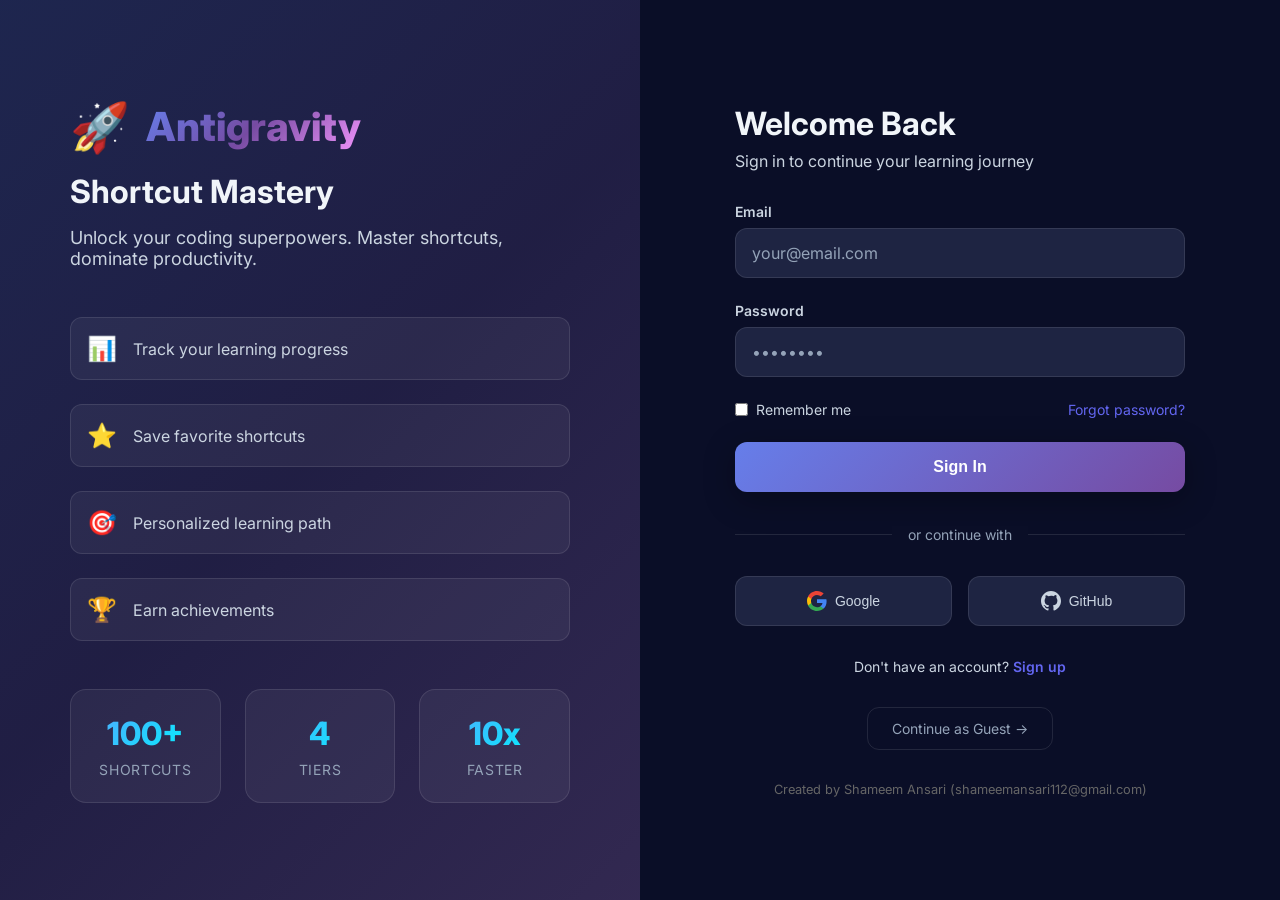
<file: dashboard.html>
<!DOCTYPE html>
<html lang="en">

<head>
    <meta charset="UTF-8">
    <meta name="viewport" content="width=device-width, initial-scale=1.0">
    <title>Dashboard - Antigravity Shortcut Mastery</title>
    <link
        href="https://fonts.googleapis.com/css2?family=Inter:wght@300;400;500;600;700;800&family=JetBrains+Mono:wght@400;500;600&display=swap"
        rel="stylesheet">
    <link rel="stylesheet" href="shortcuts-styles.css">
    <link rel="stylesheet" href="dashboard-styles.css">
</head>

<body>
    <!-- Top Navigation -->
    <nav class="dashboard-nav">
        <div class="nav-container">
            <div class="nav-brand">
                <span class="nav-icon">🚀</span>
                <span class="nav-title">Antigravity</span>
            </div>
            <div class="nav-menu">
                <a href="#overview" class="nav-link active">Overview</a>
                <a href="#favorites" class="nav-link">Favorites</a>
                <a href="shortcuts-guide.html" class="nav-link">All Shortcuts</a>
            </div>
            <div class="nav-user">
                <button class="btn-account" id="account-btn" onclick="toggleAccountMenu()">
                    <div class="account-avatar">
                        <span id="user-initials">U</span>
                    </div>
                    <span class="account-name" id="nav-user-name">User</span>
                    <svg class="account-arrow" width="16" height="16" viewBox="0 0 16 16" fill="currentColor">
                        <path d="M4 6l4 4 4-4" />
                    </svg>
                </button>

                <!-- Account Dropdown Menu -->
                <div class="account-dropdown" id="account-dropdown">
                    <div class="dropdown-header">
                        <div class="dropdown-avatar">
                            <span id="dropdown-initials">U</span>
                        </div>
                        <div class="dropdown-user-info">
                            <div class="dropdown-name" id="dropdown-name">User Name</div>
                            <div class="dropdown-email" id="dropdown-email">user@email.com</div>
                        </div>
                    </div>

                    <div class="dropdown-divider"></div>

                    <div class="dropdown-stats">
                        <div class="dropdown-stat">
                            <span class="stat-icon">🔥</span>
                            <span class="stat-text"><span id="dropdown-streak">0</span> day streak</span>
                        </div>
                        <div class="dropdown-stat">
                            <span class="stat-icon">📚</span>
                            <span class="stat-text"><span id="dropdown-learned">0</span> learned</span>
                        </div>
                        <div class="dropdown-stat">
                            <span class="stat-icon">⭐</span>
                            <span class="stat-text"><span id="dropdown-favorites">0</span> favorites</span>
                        </div>
                    </div>

                    <div class="dropdown-divider"></div>

                    <a href="#overview" class="dropdown-item" onclick="closeAccountMenu()">
                        <span class="item-icon">📊</span>
                        <span>Dashboard</span>
                    </a>
                    <a href="#favorites" class="dropdown-item" onclick="closeAccountMenu()">
                        <span class="item-icon">⭐</span>
                        <span>My Favorites</span>
                    </a>
                    <a href="shortcuts-guide.html" class="dropdown-item" onclick="closeAccountMenu()">
                        <span class="item-icon">📖</span>
                        <span>All Shortcuts</span>
                    </a>

                    <div class="dropdown-divider"></div>

                    <button class="dropdown-item" onclick="openSettings()">
                        <span class="item-icon">⚙️</span>
                        <span>Settings</span>
                    </button>
                    <button class="dropdown-item" onclick="openHelp()">
                        <span class="item-icon">❓</span>
                        <span>Help & Support</span>
                    </button>

                    <div class="dropdown-divider"></div>

                    <button class="dropdown-item logout-item" onclick="handleLogout()">
                        <span class="item-icon">🚪</span>
                        <span>Logout</span>
                    </button>
                </div>
            </div>
        </div>
    </nav>

    <main class="dashboard-main">
        <div class="dashboard-container">
            <!-- Welcome Section -->
            <section class="welcome-section">
                <h1 class="welcome-title">Welcome back, <span id="welcome-name">User</span>! 👋</h1>
                <p class="welcome-subtitle">Continue your journey to zero-gravity productivity</p>
            </section>

            <!-- Stats Overview -->
            <section class="stats-grid">
                <div class="stat-card">
                    <div class="stat-icon">📚</div>
                    <div class="stat-content">
                        <div class="stat-value" id="total-learned">0</div>
                        <div class="stat-label">Shortcuts Learned</div>
                    </div>
                </div>
                <div class="stat-card">
                    <div class="stat-icon">⭐</div>
                    <div class="stat-content">
                        <div class="stat-value" id="total-favorites">0</div>
                        <div class="stat-label">Favorites</div>
                    </div>
                </div>
                <div class="stat-card">
                    <div class="stat-icon">🏆</div>
                    <div class="stat-content">
                        <div class="stat-value" id="total-achievements">0</div>
                        <div class="stat-label">Achievements</div>
                    </div>
                </div>
                <div class="stat-card">
                    <div class="stat-icon">📈</div>
                    <div class="stat-content">
                        <div class="stat-value" id="overall-progress">0%</div>
                        <div class="stat-label">Overall Progress</div>
                    </div>
                </div>
            </section>

            <!-- Learning Progress -->
            <section class="progress-section">
                <h2 class="section-title">Learning Progress</h2>
                <div class="tier-progress-grid">
                    <div class="tier-progress-card">
                        <div class="tier-header">
                            <span class="tier-name">TIER 1: Essential</span>
                            <span class="tier-percentage" id="tier1-percent">0%</span>
                        </div>
                        <div class="progress-bar">
                            <div class="progress-fill" id="tier1-progress" style="width: 0%"></div>
                        </div>
                        <div class="tier-stats">
                            <span id="tier1-learned">0</span> / <span id="tier1-total">12</span> shortcuts
                        </div>
                        <button class="btn-continue" onclick="continueLearning('tier1')">Continue Learning</button>
                    </div>

                    <div class="tier-progress-card">
                        <div class="tier-header">
                            <span class="tier-name">TIER 2: High-Impact</span>
                            <span class="tier-percentage" id="tier2-percent">0%</span>
                        </div>
                        <div class="progress-bar">
                            <div class="progress-fill" id="tier2-progress" style="width: 0%"></div>
                        </div>
                        <div class="tier-stats">
                            <span id="tier2-learned">0</span> / <span id="tier2-total">19</span> shortcuts
                        </div>
                        <button class="btn-continue" onclick="continueLearning('tier2')">Continue Learning</button>
                    </div>

                    <div class="tier-progress-card">
                        <div class="tier-header">
                            <span class="tier-name">TIER 3: Power User</span>
                            <span class="tier-percentage" id="tier3-percent">0%</span>
                        </div>
                        <div class="progress-bar">
                            <div class="progress-fill" id="tier3-progress" style="width: 0%"></div>
                        </div>
                        <div class="tier-stats">
                            <span id="tier3-learned">0</span> / <span id="tier3-total">14</span> shortcuts
                        </div>
                        <button class="btn-continue" onclick="continueLearning('tier3')">Continue Learning</button>
                    </div>

                    <div class="tier-progress-card">
                        <div class="tier-header">
                            <span class="tier-name">TIER 4: Specialized</span>
                            <span class="tier-percentage" id="tier4-percent">0%</span>
                        </div>
                        <div class="progress-bar">
                            <div class="progress-fill" id="tier4-progress" style="width: 0%"></div>
                        </div>
                        <div class="tier-stats">
                            <span id="tier4-learned">0</span> / <span id="tier4-total">11</span> shortcuts
                        </div>
                        <button class="btn-continue" onclick="continueLearning('tier4')">Continue Learning</button>
                    </div>
                </div>
            </section>

            <!-- Favorites Section -->
            <section id="favorites" class="favorites-section">
                <div class="section-header">
                    <h2 class="section-title">Your Favorite Shortcuts ⭐</h2>
                    <button class="btn-manage" onclick="manageFavorites()">Manage</button>
                </div>
                <div id="favorites-list" class="favorites-grid">
                    <div class="empty-state">
                        <div class="empty-icon">⭐</div>
                        <p class="empty-text">No favorites yet!</p>
                        <p class="empty-hint">Click the star icon on any shortcut to add it here</p>
                        <a href="shortcuts-guide.html" class="btn-browse">Browse Shortcuts</a>
                    </div>
                </div>
            </section>

            <!-- Achievements -->
            <section class="achievements-section">
                <h2 class="section-title">Achievements 🏆</h2>
                <div id="achievements-grid" class="achievements-grid">
                    <!-- Achievements will be loaded here -->
                </div>
            </section>

            <!-- Recent Activity -->
            <section class="activity-section">
                <h2 class="section-title">Recent Activity</h2>
                <div id="activity-feed" class="activity-feed">
                    <div class="activity-item">
                        <div class="activity-icon">🎉</div>
                        <div class="activity-content">
                            <div class="activity-title">Welcome to Antigravity!</div>
                            <div class="activity-time">Just now</div>
                        </div>
                    </div>
                </div>
            </section>
        </div>
    </main>

    <!-- Footer -->
    <footer class="footer" style="margin-top: 4rem;">
        <div class="footer-content">
            <p class="footer-quote" style="display: none;">"Defy gravity. Master your shortcuts."</p>
            <p class="footer-text">Powered by Antigravity Platform - Where productivity knows no bounds. 🚀</p>
            <p class="footer-date">Created by Shameem Ansari (<a href="mailto:shameemansari112@gmail.com"
                    style="color: inherit; text-decoration: none;">shameemansari112@gmail.com</a>)</p>
            <p class="footer-date">Last Updated: December 2025</p>
        </div>
    </footer>

    <script src="dashboard-script.js"></script>
</body>

</html>
</file>
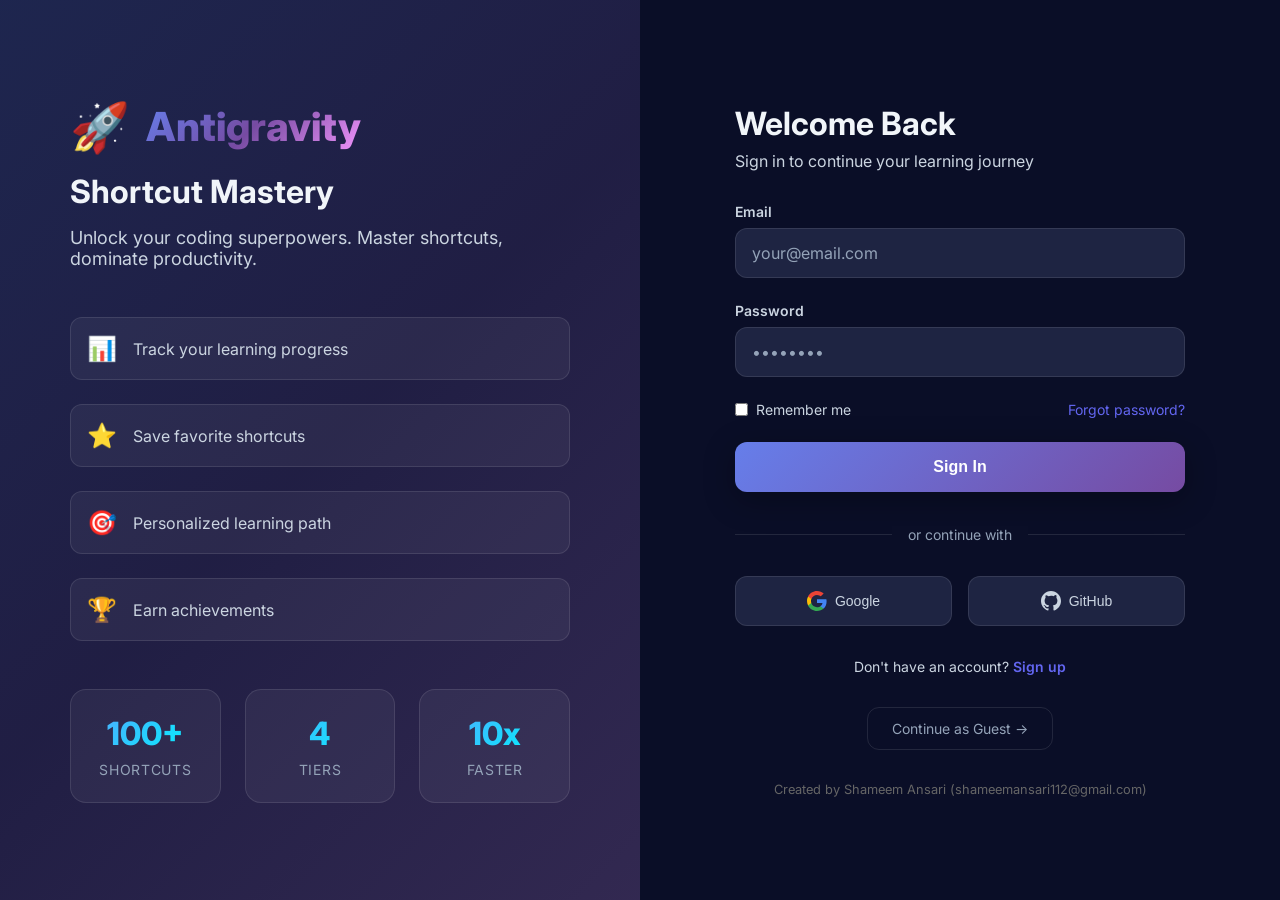
<file: login.html>
<!DOCTYPE html>
<html lang="en">

<head>
    <meta charset="UTF-8">
    <meta name="viewport" content="width=device-width, initial-scale=1.0">
    <title>Antigravity Shortcut Mastery - Login</title>
    <link
        href="https://fonts.googleapis.com/css2?family=Inter:wght@300;400;500;600;700;800&family=JetBrains+Mono:wght@400;500;600&display=swap"
        rel="stylesheet">
    <link rel="stylesheet" href="login-styles.css">
</head>

<body>
    <div class="login-container">
        <!-- Left Panel - Branding -->
        <div class="branding-panel">
            <div class="branding-content">
                <div class="logo">
                    <div class="logo-icon">🚀</div>
                    <h1 class="logo-text">Antigravity</h1>
                </div>
                <h2 class="tagline">Shortcut Mastery</h2>
                <p class="description">Unlock your coding superpowers. Master shortcuts, dominate productivity.</p>

                <div class="features">
                    <div class="feature-item">
                        <span class="feature-icon">📊</span>
                        <span class="feature-text">Track your learning progress</span>
                    </div>
                    <div class="feature-item">
                        <span class="feature-icon">⭐</span>
                        <span class="feature-text">Save favorite shortcuts</span>
                    </div>
                    <div class="feature-item">
                        <span class="feature-icon">🎯</span>
                        <span class="feature-text">Personalized learning path</span>
                    </div>
                    <div class="feature-item">
                        <span class="feature-icon">🏆</span>
                        <span class="feature-text">Earn achievements</span>
                    </div>
                </div>

                <div class="stats-preview">
                    <div class="stat-item">
                        <div class="stat-value">100+</div>
                        <div class="stat-label">Shortcuts</div>
                    </div>
                    <div class="stat-item">
                        <div class="stat-value">4</div>
                        <div class="stat-label">Tiers</div>
                    </div>
                    <div class="stat-item">
                        <div class="stat-value">10x</div>
                        <div class="stat-label">Faster</div>
                    </div>
                </div>
            </div>
            <div class="branding-gradient"></div>
        </div>

        <!-- Right Panel - Login Form -->
        <div class="form-panel">
            <div class="form-container">
                <!-- Login Form -->
                <div id="login-form" class="auth-form active">
                    <h2 class="form-title">Welcome Back</h2>
                    <p class="form-subtitle">Sign in to continue your learning journey</p>

                    <form onsubmit="handleLogin(event)">
                        <div class="form-group">
                            <label for="login-email">Email</label>
                            <input type="email" id="login-email" placeholder="your@email.com" required>
                        </div>

                        <div class="form-group">
                            <label for="login-password">Password</label>
                            <input type="password" id="login-password" placeholder="••••••••" required>
                        </div>

                        <div class="form-options">
                            <label class="checkbox-label">
                                <input type="checkbox" id="remember-me">
                                <span>Remember me</span>
                            </label>
                            <a href="#" class="forgot-link">Forgot password?</a>
                        </div>

                        <button type="submit" class="btn-primary">Sign In</button>

                        <div class="divider">
                            <span>or continue with</span>
                        </div>

                        <div class="social-login">
                            <button type="button" class="btn-social" onclick="handleSocialLogin('google')">
                                <svg width="20" height="20" viewBox="0 0 20 20">
                                    <path fill="#4285F4"
                                        d="M19.6 10.23c0-.82-.1-1.42-.25-2.05H10v3.72h5.5c-.15.96-.74 2.31-2.04 3.22v2.45h3.16c1.89-1.73 2.98-4.3 2.98-7.34z" />
                                    <path fill="#34A853"
                                        d="M13.46 15.13c-.83.59-1.96 1-3.46 1-2.64 0-4.88-1.74-5.68-4.15H1.07v2.52C2.72 17.75 6.09 20 10 20c2.7 0 4.96-.89 6.62-2.42l-3.16-2.45z" />
                                    <path fill="#FBBC05"
                                        d="M3.99 10c0-.69.12-1.35.32-1.97V5.51H1.07A9.973 9.973 0 000 10c0 1.61.39 3.14 1.07 4.49l3.24-2.52c-.2-.62-.32-1.28-.32-1.97z" />
                                    <path fill="#EA4335"
                                        d="M10 3.88c1.88 0 3.13.81 3.85 1.48l2.84-2.76C14.96.99 12.7 0 10 0 6.09 0 2.72 2.25 1.07 5.51l3.24 2.52C5.12 5.62 7.36 3.88 10 3.88z" />
                                </svg>
                                Google
                            </button>
                            <button type="button" class="btn-social" onclick="handleSocialLogin('github')">
                                <svg width="20" height="20" viewBox="0 0 20 20" fill="currentColor">
                                    <path
                                        d="M10 0C4.477 0 0 4.477 0 10c0 4.42 2.865 8.17 6.839 9.49.5.092.682-.217.682-.482 0-.237-.008-.866-.013-1.7-2.782.603-3.369-1.34-3.369-1.34-.454-1.156-1.11-1.463-1.11-1.463-.908-.62.069-.608.069-.608 1.003.07 1.531 1.03 1.531 1.03.892 1.529 2.341 1.087 2.91.831.092-.646.35-1.086.636-1.336-2.22-.253-4.555-1.11-4.555-4.943 0-1.091.39-1.984 1.029-2.683-.103-.253-.446-1.27.098-2.647 0 0 .84-.269 2.75 1.025A9.578 9.578 0 0110 4.836c.85.004 1.705.114 2.504.336 1.909-1.294 2.747-1.025 2.747-1.025.546 1.377.203 2.394.1 2.647.64.699 1.028 1.592 1.028 2.683 0 3.842-2.339 4.687-4.566 4.935.359.309.678.919.678 1.852 0 1.336-.012 2.415-.012 2.743 0 .267.18.578.688.48C17.137 18.163 20 14.418 20 10c0-5.523-4.477-10-10-10z" />
                                </svg>
                                GitHub
                            </button>
                        </div>
                    </form>

                    <p class="switch-form">
                        Don't have an account?
                        <a href="#" onclick="switchForm('signup')">Sign up</a>
                    </p>
                </div>

                <!-- Signup Form -->
                <div id="signup-form" class="auth-form">
                    <h2 class="form-title">Create Account</h2>
                    <p class="form-subtitle">Start your productivity journey today</p>

                    <form onsubmit="handleSignup(event)">
                        <div class="form-group">
                            <label for="signup-name">Full Name</label>
                            <input type="text" id="signup-name" placeholder="John Doe" required>
                        </div>

                        <div class="form-group">
                            <label for="signup-email">Email</label>
                            <input type="email" id="signup-email" placeholder="your@email.com" required>
                        </div>

                        <div class="form-group">
                            <label for="signup-password">Password</label>
                            <input type="password" id="signup-password" placeholder="••••••••" required minlength="8">
                            <small class="input-hint">At least 8 characters</small>
                        </div>

                        <div class="form-group">
                            <label for="signup-confirm">Confirm Password</label>
                            <input type="password" id="signup-confirm" placeholder="••••••••" required>
                        </div>

                        <label class="checkbox-label">
                            <input type="checkbox" required>
                            <span>I agree to the <a href="#">Terms of Service</a> and <a href="#">Privacy
                                    Policy</a></span>
                        </label>

                        <button type="submit" class="btn-primary">Create Account</button>

                        <div class="divider">
                            <span>or continue with</span>
                        </div>

                        <div class="social-login">
                            <button type="button" class="btn-social" onclick="handleSocialLogin('google')">
                                <svg width="20" height="20" viewBox="0 0 20 20">
                                    <path fill="#4285F4"
                                        d="M19.6 10.23c0-.82-.1-1.42-.25-2.05H10v3.72h5.5c-.15.96-.74 2.31-2.04 3.22v2.45h3.16c1.89-1.73 2.98-4.3 2.98-7.34z" />
                                    <path fill="#34A853"
                                        d="M13.46 15.13c-.83.59-1.96 1-3.46 1-2.64 0-4.88-1.74-5.68-4.15H1.07v2.52C2.72 17.75 6.09 20 10 20c2.7 0 4.96-.89 6.62-2.42l-3.16-2.45z" />
                                    <path fill="#FBBC05"
                                        d="M3.99 10c0-.69.12-1.35.32-1.97V5.51H1.07A9.973 9.973 0 000 10c0 1.61.39 3.14 1.07 4.49l3.24-2.52c-.2-.62-.32-1.28-.32-1.97z" />
                                    <path fill="#EA4335"
                                        d="M10 3.88c1.88 0 3.13.81 3.85 1.48l2.84-2.76C14.96.99 12.7 0 10 0 6.09 0 2.72 2.25 1.07 5.51l3.24 2.52C5.12 5.62 7.36 3.88 10 3.88z" />
                                </svg>
                                Google
                            </button>
                            <button type="button" class="btn-social" onclick="handleSocialLogin('github')">
                                <svg width="20" height="20" viewBox="0 0 20 20" fill="currentColor">
                                    <path
                                        d="M10 0C4.477 0 0 4.477 0 10c0 4.42 2.865 8.17 6.839 9.49.5.092.682-.217.682-.482 0-.237-.008-.866-.013-1.7-2.782.603-3.369-1.34-3.369-1.34-.454-1.156-1.11-1.463-1.11-1.463-.908-.62.069-.608.069-.608 1.003.07 1.531 1.03 1.531 1.03.892 1.529 2.341 1.087 2.91.831.092-.646.35-1.086.636-1.336-2.22-.253-4.555-1.11-4.555-4.943 0-1.091.39-1.984 1.029-2.683-.103-.253-.446-1.27.098-2.647 0 0 .84-.269 2.75 1.025A9.578 9.578 0 0110 4.836c.85.004 1.705.114 2.504.336 1.909-1.294 2.747-1.025 2.747-1.025.546 1.377.203 2.394.1 2.647.64.699 1.028 1.592 1.028 2.683 0 3.842-2.339 4.687-4.566 4.935.359.309.678.919.678 1.852 0 1.336-.012 2.415-.012 2.743 0 .267.18.578.688.48C17.137 18.163 20 14.418 20 10c0-5.523-4.477-10-10-10z" />
                                </svg>
                                GitHub
                            </button>
                        </div>
                    </form>

                    <p class="switch-form">
                        Already have an account?
                        <a href="#" onclick="switchForm('login')">Sign in</a>
                    </p>
                </div>

                <!-- Guest Access -->
                <div class="guest-access">
                    <a href="shortcuts-guide.html" class="guest-link">
                        Continue as Guest →
                    </a>
                </div>

                <div class="login-footer" style="text-align: center; margin-top: 2rem; font-size: 0.8rem; color: #666;">
                    Created by Shameem Ansari (<a href="mailto:shameemansari112@gmail.com"
                        style="color: inherit; text-decoration: none;">shameemansari112@gmail.com</a>)
                </div>
            </div>
        </div>
    </div>

    <script src="login-script.js"></script>
</body>

</html>
</file>
<file: shortcuts-styles.css>
/* ===================================
   RESET & BASE STYLES
   =================================== */
* {
    margin: 0;
    padding: 0;
    box-sizing: border-box;
}

:root {
    /* Dark Theme Colors */
    --bg-primary: #0a0e27;
    --bg-secondary: #111633;
    --bg-tertiary: #1a1f3a;
    --bg-card: #1e2442;
    --bg-card-hover: #252b4d;

    --accent-primary: #6366f1;
    --accent-secondary: #8b5cf6;
    --accent-tertiary: #ec4899;
    --accent-success: #10b981;
    --accent-warning: #f59e0b;

    --text-primary: #f1f5f9;
    --text-secondary: #cbd5e1;
    --text-tertiary: #94a3b8;
    --text-muted: #64748b;

    --gradient-1: linear-gradient(135deg, #667eea 0%, #764ba2 100%);
    --gradient-2: linear-gradient(135deg, #f093fb 0%, #f5576c 100%);
    --gradient-3: linear-gradient(135deg, #4facfe 0%, #00f2fe 100%);
    --gradient-hero: linear-gradient(135deg, #667eea 0%, #764ba2 50%, #f093fb 100%);

    /* Spacing */
    --spacing-xs: 0.5rem;
    --spacing-sm: 1rem;
    --spacing-md: 1.5rem;
    --spacing-lg: 2rem;
    --spacing-xl: 3rem;
    --spacing-2xl: 4rem;

    /* Border Radius */
    --radius-sm: 0.5rem;
    --radius-md: 0.75rem;
    --radius-lg: 1rem;
    --radius-xl: 1.5rem;

    /* Shadows */
    --shadow-sm: 0 2px 8px rgba(0, 0, 0, 0.1);
    --shadow-md: 0 4px 16px rgba(0, 0, 0, 0.2);
    --shadow-lg: 0 8px 32px rgba(0, 0, 0, 0.3);
    --shadow-glow: 0 0 40px rgba(99, 102, 241, 0.3);

    /* Transitions */
    --transition-fast: 150ms ease;
    --transition-normal: 250ms ease;
    --transition-slow: 350ms ease;
}

/* Light Theme */
body.light-theme {
    --bg-primary: #f8fafc;
    --bg-secondary: #ffffff;
    --bg-tertiary: #f1f5f9;
    --bg-card: #ffffff;
    --bg-card-hover: #f8fafc;

    --text-primary: #0f172a;
    --text-secondary: #334155;
    --text-tertiary: #64748b;
    --text-muted: #94a3b8;
}

body.light-theme .hero-gradient {
    opacity: 0.08;
}

body.light-theme .shortcut-card,
body.light-theme .category-section,
body.light-theme .tip-card,
body.light-theme .ref-column {
    border: 1px solid #e2e8f0;
    box-shadow: 0 1px 3px rgba(0, 0, 0, 0.1);
}

body.light-theme .shortcut-row {
    border: 1px solid #e2e8f0;
}

body.light-theme .quick-nav {
    background: rgba(255, 255, 255, 0.95);
    border-bottom: 1px solid #e2e8f0;
}

body {
    font-family: 'Inter', -apple-system, BlinkMacSystemFont, 'Segoe UI', sans-serif;
    background: var(--bg-primary);
    color: var(--text-primary);
    line-height: 1.6;
    overflow-x: hidden;
}

.container {
    max-width: 1400px;
    margin: 0 auto;
    padding: 0 var(--spacing-lg);
}

/* ===================================
   HERO SECTION
   =================================== */
.hero {
    position: relative;
    min-height: 500px;
    display: flex;
    align-items: center;
    justify-content: center;
    text-align: center;
    padding: var(--spacing-2xl) var(--spacing-lg);
    overflow: hidden;
    background: var(--bg-secondary);
}

.hero-gradient {
    position: absolute;
    top: 0;
    left: 0;
    right: 0;
    bottom: 0;
    background: var(--gradient-hero);
    opacity: 0.15;
    z-index: 0;
}

.hero-content {
    position: relative;
    z-index: 1;
    max-width: 900px;
}

.hero-badge {
    display: inline-block;
    padding: var(--spacing-xs) var(--spacing-md);
    background: rgba(99, 102, 241, 0.2);
    border: 1px solid rgba(99, 102, 241, 0.4);
    border-radius: 2rem;
    color: var(--accent-primary);
    font-size: 0.875rem;
    font-weight: 600;
    text-transform: uppercase;
    letter-spacing: 0.05em;
    margin-bottom: var(--spacing-md);
    animation: fadeInUp 0.6s ease;
}

.hero-title {
    font-size: clamp(2.5rem, 6vw, 4.5rem);
    font-weight: 800;
    margin-bottom: var(--spacing-md);
    animation: fadeInUp 0.6s ease 0.1s backwards;
}

.gradient-text {
    background: var(--gradient-hero);
    -webkit-background-clip: text;
    -webkit-text-fill-color: transparent;
    background-clip: text;
}

.hero-subtitle {
    font-size: clamp(1.125rem, 2vw, 1.5rem);
    color: var(--text-secondary);
    margin-bottom: var(--spacing-xl);
    animation: fadeInUp 0.6s ease 0.2s backwards;
}

.hero-stats {
    display: flex;
    gap: var(--spacing-lg);
    justify-content: center;
    flex-wrap: wrap;
    animation: fadeInUp 0.6s ease 0.3s backwards;
}

.stat-card {
    background: rgba(255, 255, 255, 0.05);
    backdrop-filter: blur(10px);
    border: 1px solid rgba(255, 255, 255, 0.1);
    border-radius: var(--radius-lg);
    padding: var(--spacing-md) var(--spacing-lg);
    min-width: 140px;
    transition: transform var(--transition-normal), box-shadow var(--transition-normal);
}

.stat-card:hover {
    transform: translateY(-5px);
    box-shadow: var(--shadow-glow);
}

.stat-number {
    font-size: 2.5rem;
    font-weight: 800;
    background: var(--gradient-3);
    -webkit-background-clip: text;
    -webkit-text-fill-color: transparent;
    background-clip: text;
}

.stat-label {
    font-size: 0.875rem;
    color: var(--text-tertiary);
    text-transform: uppercase;
    letter-spacing: 0.05em;
}

/* Hero Account Button */
.hero-account-btn {
    position: absolute;
    top: 2rem;
    right: 2rem;
    z-index: 10;
}

.btn-account-hero {
    display: flex;
    align-items: center;
    gap: 0.75rem;
    padding: 0.5rem 1rem;
    background: rgba(255, 255, 255, 0.1);
    backdrop-filter: blur(10px);
    border: 1px solid rgba(255, 255, 255, 0.2);
    border-radius: 2rem;
    color: var(--text-primary);
    cursor: pointer;
    transition: all 0.3s ease;
}

.btn-account-hero:hover {
    background: rgba(255, 255, 255, 0.15);
    border-color: var(--accent-primary);
    transform: translateY(-2px);
    box-shadow: 0 4px 16px rgba(99, 102, 241, 0.3);
}

.account-avatar-hero {
    width: 36px;
    height: 36px;
    border-radius: 50%;
    background: var(--gradient-1);
    display: flex;
    align-items: center;
    justify-content: center;
    font-weight: 700;
    color: white;
}

.account-name-hero {
    font-weight: 600;
    color: var(--text-primary);
}

.account-dropdown-hero {
    position: absolute;
    top: calc(100% + 0.5rem);
    right: 0;
    width: 280px;
    background: var(--bg-card);
    border: 1px solid rgba(255, 255, 255, 0.1);
    border-radius: 1rem;
    box-shadow: 0 8px 32px rgba(0, 0, 0, 0.4);
    opacity: 0;
    visibility: hidden;
    transform: translateY(-10px);
    transition: all 0.3s ease;
    z-index: 1000;
}

.account-dropdown-hero.active {
    opacity: 1;
    visibility: visible;
    transform: translateY(0);
}

.dropdown-header {
    display: flex;
    align-items: center;
    gap: 1rem;
    padding: 1.5rem;
}

.dropdown-avatar {
    width: 48px;
    height: 48px;
    border-radius: 50%;
    background: var(--gradient-1);
    display: flex;
    align-items: center;
    justify-content: center;
    font-weight: 700;
    font-size: 1.25rem;
    color: white;
}

.dropdown-user-info {
    flex: 1;
}

.dropdown-name {
    font-weight: 700;
    color: var(--text-primary);
    margin-bottom: 0.25rem;
}

.dropdown-email {
    font-size: 0.875rem;
    color: var(--text-tertiary);
}

.dropdown-divider {
    height: 1px;
    background: rgba(255, 255, 255, 0.1);
    margin: 0.5rem 0;
}

.dropdown-item {
    display: flex;
    align-items: center;
    gap: 0.75rem;
    padding: 0.875rem 1.5rem;
    color: var(--text-secondary);
    text-decoration: none;
    background: none;
    border: none;
    width: 100%;
    text-align: left;
    cursor: pointer;
    transition: all 0.3s ease;
    font-size: 0.9375rem;
    font-family: inherit;
}

.dropdown-item:hover {
    background: rgba(99, 102, 241, 0.1);
    color: var(--accent-primary);
}

.item-icon {
    font-size: 1.125rem;
}

.logout-item {
    color: #ef4444;
}

.logout-item:hover {
    background: rgba(239, 68, 68, 0.1);
    color: #ef4444;
}

@media (max-width: 768px) {
    .hero-account-btn {
        top: 1rem;
        right: 1rem;
    }

    .account-name-hero {
        display: none;
    }
}


/* ===================================
   QUICK NAVIGATION
   =================================== */
.quick-nav {
    position: sticky;
    top: 0;
    background: rgba(10, 14, 39, 0.95);
    backdrop-filter: blur(20px);
    border-bottom: 1px solid rgba(255, 255, 255, 0.1);
    padding: var(--spacing-sm) 0;
    z-index: 100;
    box-shadow: var(--shadow-md);
}

.quick-nav .container {
    display: flex;
    gap: var(--spacing-sm);
    justify-content: center;
    flex-wrap: wrap;
}

.nav-pill {
    padding: var(--spacing-xs) var(--spacing-md);
    background: rgba(255, 255, 255, 0.05);
    border: 1px solid rgba(255, 255, 255, 0.1);
    border-radius: 2rem;
    color: var(--text-secondary);
    text-decoration: none;
    font-size: 0.875rem;
    font-weight: 500;
    transition: all var(--transition-normal);
}

.nav-pill:hover {
    background: rgba(99, 102, 241, 0.2);
    border-color: var(--accent-primary);
    color: var(--accent-primary);
    transform: translateY(-2px);
}

/* Tier Navigator */
.tier-navigator {
    display: flex;
    align-items: center;
    gap: var(--spacing-md);
    padding: var(--spacing-xs) var(--spacing-md);
    background: rgba(99, 102, 241, 0.1);
    border: 1px solid rgba(99, 102, 241, 0.3);
    border-radius: 2rem;
    margin-right: var(--spacing-md);
}

.tier-nav-btn {
    width: 36px;
    height: 36px;
    border-radius: 50%;
    background: var(--accent-primary);
    border: none;
    color: white;
    font-size: 1.25rem;
    font-weight: bold;
    cursor: pointer;
    transition: all var(--transition-normal);
    display: flex;
    align-items: center;
    justify-content: center;
}

.tier-nav-btn:hover {
    background: var(--accent-secondary);
    transform: scale(1.1);
}

.tier-nav-btn:active {
    transform: scale(0.95);
}

.tier-nav-btn:disabled {
    opacity: 0.3;
    cursor: not-allowed;
}

.tier-label {
    font-size: 0.875rem;
    font-weight: 700;
    color: var(--accent-primary);
    text-transform: uppercase;
    letter-spacing: 0.05em;
    min-width: 150px;
    text-align: center;
}

@media (max-width: 768px) {
    .tier-navigator {
        order: -1;
        margin-right: 0;
        margin-bottom: var(--spacing-sm);
        width: 100%;
        justify-content: center;
    }
}

/* ===================================
   SHORTCUT OF THE DAY
   =================================== */
.shortcut-of-day {
    padding: var(--spacing-lg) 0;
    background: var(--bg-secondary);
}

.sotd-card {
    display: flex;
    align-items: center;
    gap: var(--spacing-lg);
    padding: var(--spacing-lg);
    background: linear-gradient(135deg, rgba(99, 102, 241, 0.15) 0%, rgba(139, 92, 246, 0.15) 100%);
    border: 2px solid rgba(99, 102, 241, 0.3);
    border-radius: var(--radius-lg);
    position: relative;
    overflow: hidden;
}

.sotd-card::before {
    content: '';
    position: absolute;
    top: 0;
    left: 0;
    right: 0;
    bottom: 0;
    background: var(--gradient-hero);
    opacity: 0.05;
    z-index: 0;
}

.sotd-badge {
    position: absolute;
    top: 0;
    left: 0;
    padding: 0.5rem 1rem;
    background: var(--gradient-1);
    color: white;
    font-size: 0.75rem;
    font-weight: 700;
    text-transform: uppercase;
    letter-spacing: 0.05em;
    border-bottom-right-radius: var(--radius-md);
}

.sotd-content {
    flex: 1;
    position: relative;
    z-index: 1;
    padding-top: 1.5rem;
}

.sotd-key {
    font-family: 'JetBrains Mono', monospace;
    font-size: 1.5rem;
    font-weight: 700;
    color: var(--accent-primary);
    margin-bottom: 0.5rem;
}

.sotd-action {
    font-size: 1.125rem;
    font-weight: 600;
    color: var(--text-primary);
    margin-bottom: 0.5rem;
}

.sotd-description {
    font-size: 0.9375rem;
    color: var(--text-secondary);
    line-height: 1.6;
}

.sotd-next-btn {
    padding: 0.875rem 1.5rem;
    background: var(--gradient-1);
    border: none;
    border-radius: var(--radius-md);
    color: white;
    font-weight: 600;
    cursor: pointer;
    transition: all var(--transition-normal);
    position: relative;
    z-index: 1;
}

.sotd-next-btn:hover {
    transform: translateY(-2px);
    box-shadow: var(--shadow-glow);
}

/* ===================================
   PLATFORM TOGGLE
   =================================== */
.platform-toggle {
    display: flex;
    gap: 0.5rem;
    padding: 0.25rem;
    background: rgba(255, 255, 255, 0.05);
    border-radius: 2rem;
    border: 1px solid rgba(255, 255, 255, 0.1);
}

.platform-btn {
    padding: 0.5rem 1rem;
    background: transparent;
    border: none;
    border-radius: 1.5rem;
    color: var(--text-tertiary);
    font-size: 0.875rem;
    font-weight: 600;
    cursor: pointer;
    transition: all var(--transition-normal);
}

.platform-btn:hover {
    color: var(--text-secondary);
    background: rgba(255, 255, 255, 0.05);
}

.platform-btn.active {
    background: var(--gradient-1);
    color: white;
    box-shadow: 0 2px 8px rgba(99, 102, 241, 0.4);
}

/* ===================================
   LEARNING MODE BUTTONS
   =================================== */
.mode-toggle-btn,
.download-pdf-btn {
    padding: 0.5rem 1rem;
    background: rgba(255, 255, 255, 0.05);
    border: 1px solid rgba(255, 255, 255, 0.1);
    border-radius: 2rem;
    color: var(--text-secondary);
    font-size: 0.875rem;
    font-weight: 600;
    cursor: pointer;
    transition: all var(--transition-normal);
    display: flex;
    align-items: center;
    gap: 0.5rem;
}

.mode-toggle-btn:hover,
.download-pdf-btn:hover {
    background: rgba(99, 102, 241, 0.2);
    border-color: var(--accent-primary);
    color: var(--accent-primary);
    transform: translateY(-2px);
}

.mode-toggle-btn.active {
    background: var(--gradient-2);
    color: white;
    border-color: transparent;
}

/* Flashcard Mode Styles */
body.flashcard-mode .shortcut-key-cell {
    filter: blur(8px);
    user-select: none;
    cursor: pointer;
    position: relative;
}

body.flashcard-mode .shortcut-key-cell::after {
    content: '👁️ Click to reveal';
    position: absolute;
    top: 50%;
    left: 50%;
    transform: translate(-50%, -50%);
    filter: blur(0);
    font-size: 0.75rem;
    color: var(--accent-warning);
    font-weight: 700;
    white-space: nowrap;
}

body.flashcard-mode .shortcut-key-cell.revealed {
    filter: blur(0);
}

body.flashcard-mode .shortcut-key-cell.revealed::after {
    display: none;
}

/* ===================================
   SECTIONS
   =================================== */
main {
    padding: var(--spacing-2xl) 0;
}

.section-title {
    font-size: clamp(2rem, 4vw, 3rem);
    font-weight: 700;
    margin-bottom: var(--spacing-md);
    text-align: center;
}

.section-subtitle {
    font-size: 1.125rem;
    color: var(--text-secondary);
    text-align: center;
    margin-bottom: var(--spacing-xl);
}

/* ===================================
   ESSENTIAL SECTION
   =================================== */
.essential-section {
    margin-bottom: var(--spacing-2xl);
    padding: var(--spacing-xl);
    background: linear-gradient(135deg, rgba(99, 102, 241, 0.1) 0%, rgba(139, 92, 246, 0.1) 100%);
    border-radius: var(--radius-xl);
    border: 1px solid rgba(99, 102, 241, 0.2);
}

.essential-grid {
    display: grid;
    grid-template-columns: repeat(auto-fit, minmax(280px, 1fr));
    gap: var(--spacing-md);
}

.shortcut-card {
    background: var(--bg-card);
    border: 1px solid rgba(255, 255, 255, 0.1);
    border-radius: var(--radius-lg);
    padding: var(--spacing-md);
    transition: all var(--transition-normal);
    cursor: pointer;
}

.shortcut-card:hover {
    background: var(--bg-card-hover);
    transform: translateY(-5px);
    box-shadow: var(--shadow-lg);
    border-color: var(--accent-primary);
}

.shortcut-card.featured {
    background: linear-gradient(135deg, rgba(99, 102, 241, 0.15) 0%, rgba(139, 92, 246, 0.15) 100%);
    border-color: rgba(99, 102, 241, 0.3);
}

.shortcut-header {
    display: flex;
    justify-content: space-between;
    align-items: center;
    margin-bottom: var(--spacing-sm);
}

.shortcut-number {
    display: inline-flex;
    align-items: center;
    justify-content: center;
    width: 32px;
    height: 32px;
    background: var(--gradient-1);
    border-radius: 50%;
    font-size: 0.875rem;
    font-weight: 700;
    color: white;
}

.shortcut-category {
    font-size: 0.75rem;
    color: var(--text-tertiary);
    text-transform: uppercase;
    letter-spacing: 0.05em;
    font-weight: 600;
}

.shortcut-key {
    font-family: 'JetBrains Mono', monospace;
    font-size: 1.25rem;
    font-weight: 600;
    color: var(--accent-primary);
    margin-bottom: var(--spacing-xs);
    padding: var(--spacing-xs) var(--spacing-sm);
    background: rgba(99, 102, 241, 0.1);
    border-radius: var(--radius-sm);
    display: inline-block;
}

.shortcut-desc {
    font-size: 1rem;
    font-weight: 600;
    color: var(--text-primary);
    margin-bottom: var(--spacing-xs);
}

.shortcut-tip {
    font-size: 0.875rem;
    color: var(--text-tertiary);
    font-style: italic;
}

/* ===================================
   TIER SECTIONS
   =================================== */
.tier-section {
    margin-bottom: var(--spacing-2xl);
}

.tier-header {
    text-align: center;
    margin-bottom: var(--spacing-xl);
}

.tier-badge {
    display: inline-block;
    padding: var(--spacing-xs) var(--spacing-lg);
    border-radius: 2rem;
    font-size: 0.875rem;
    font-weight: 700;
    text-transform: uppercase;
    letter-spacing: 0.1em;
    margin-bottom: var(--spacing-md);
}

.tier-1 {
    background: linear-gradient(135deg, #f093fb 0%, #f5576c 100%);
    box-shadow: 0 4px 20px rgba(240, 147, 251, 0.4);
}

.tier-2 {
    background: linear-gradient(135deg, #4facfe 0%, #00f2fe 100%);
    box-shadow: 0 4px 20px rgba(79, 172, 254, 0.4);
}

.tier-3 {
    background: linear-gradient(135deg, #43e97b 0%, #38f9d7 100%);
    box-shadow: 0 4px 20px rgba(67, 233, 123, 0.4);
}

.tier-4 {
    background: linear-gradient(135deg, #fa709a 0%, #fee140 100%);
    box-shadow: 0 4px 20px rgba(250, 112, 154, 0.4);
}

.tier-title {
    font-size: clamp(1.75rem, 3vw, 2.5rem);
    font-weight: 700;
    margin-bottom: var(--spacing-xs);
}

.tier-subtitle {
    font-size: 1rem;
    color: var(--text-tertiary);
}

/* ===================================
   CATEGORY SECTIONS
   =================================== */
.category-section {
    margin-bottom: var(--spacing-xl);
    background: var(--bg-secondary);
    border-radius: var(--radius-lg);
    padding: var(--spacing-lg);
    border: 1px solid rgba(255, 255, 255, 0.05);
}

.category-title {
    font-size: 1.5rem;
    font-weight: 600;
    margin-bottom: var(--spacing-md);
    display: flex;
    align-items: center;
    gap: var(--spacing-sm);
}

.category-icon {
    font-size: 1.75rem;
}

/* ===================================
   SHORTCUTS TABLE
   =================================== */
.shortcuts-table {
    display: flex;
    flex-direction: column;
    gap: var(--spacing-xs);
}

.shortcut-row {
    display: grid;
    grid-template-columns: 200px 1fr 1fr;
    gap: var(--spacing-md);
    padding: var(--spacing-md);
    background: var(--bg-card);
    border-radius: var(--radius-md);
    border: 1px solid rgba(255, 255, 255, 0.05);
    transition: all var(--transition-normal);
}

.shortcut-row:hover {
    background: var(--bg-card-hover);
    border-color: var(--accent-primary);
    transform: translateX(5px);
}

.shortcut-key-cell {
    font-family: 'JetBrains Mono', monospace;
    font-size: 0.9rem;
    font-weight: 600;
    color: var(--accent-primary);
    background: rgba(99, 102, 241, 0.1);
    padding: var(--spacing-xs) var(--spacing-sm);
    border-radius: var(--radius-sm);
    display: flex;
    align-items: center;
}

.shortcut-key-cell.git-cmd {
    color: var(--accent-success);
    background: rgba(16, 185, 129, 0.1);
}

.shortcut-action-cell {
    font-weight: 500;
    color: var(--text-primary);
    display: flex;
    align-items: center;
}

.shortcut-why-cell {
    color: var(--text-tertiary);
    font-size: 0.875rem;
    display: flex;
    align-items: center;
}

/* Responsive Table */
@media (max-width: 768px) {
    .shortcut-row {
        grid-template-columns: 1fr;
        gap: var(--spacing-xs);
    }

    .shortcut-key-cell {
        justify-content: center;
    }
}

/* ===================================
   TIPS SECTION
   =================================== */
.tips-section {
    margin-bottom: var(--spacing-2xl);
}

.tips-grid {
    display: grid;
    grid-template-columns: repeat(auto-fit, minmax(300px, 1fr));
    gap: var(--spacing-lg);
    margin-top: var(--spacing-xl);
}

.tip-card {
    background: var(--bg-secondary);
    border: 1px solid rgba(255, 255, 255, 0.1);
    border-radius: var(--radius-lg);
    padding: var(--spacing-lg);
    transition: all var(--transition-normal);
}

.tip-card:hover {
    transform: translateY(-5px);
    box-shadow: var(--shadow-lg);
    border-color: var(--accent-primary);
}

.tip-icon {
    font-size: 3rem;
    margin-bottom: var(--spacing-md);
}

.tip-title {
    font-size: 1.25rem;
    font-weight: 600;
    margin-bottom: var(--spacing-md);
    color: var(--text-primary);
}

.tip-list {
    list-style: none;
    padding: 0;
}

.tip-list li {
    padding: var(--spacing-xs) 0;
    color: var(--text-secondary);
    position: relative;
    padding-left: var(--spacing-md);
}

.tip-list li::before {
    content: "→";
    position: absolute;
    left: 0;
    color: var(--accent-primary);
    font-weight: bold;
}

.tip-list code {
    font-family: 'JetBrains Mono', monospace;
    background: rgba(99, 102, 241, 0.1);
    padding: 2px 6px;
    border-radius: 4px;
    color: var(--accent-primary);
    font-size: 0.875rem;
}

/* ===================================
   QUICK REFERENCE
   =================================== */
.quick-ref-section {
    margin-bottom: var(--spacing-2xl);
    padding: var(--spacing-xl);
    background: linear-gradient(135deg, rgba(79, 172, 254, 0.1) 0%, rgba(0, 242, 254, 0.1) 100%);
    border-radius: var(--radius-xl);
    border: 1px solid rgba(79, 172, 254, 0.2);
}

.ref-columns {
    display: grid;
    grid-template-columns: repeat(auto-fit, minmax(400px, 1fr));
    gap: var(--spacing-xl);
    margin-top: var(--spacing-xl);
}

.ref-column {
    background: var(--bg-secondary);
    border-radius: var(--radius-lg);
    padding: var(--spacing-lg);
    border: 1px solid rgba(255, 255, 255, 0.1);
}

.ref-title {
    font-size: 1.5rem;
    font-weight: 700;
    margin-bottom: var(--spacing-md);
    text-align: center;
    background: var(--gradient-3);
    -webkit-background-clip: text;
    -webkit-text-fill-color: transparent;
    background-clip: text;
}

.ref-list {
    display: flex;
    flex-direction: column;
    gap: var(--spacing-sm);
}

.ref-item {
    display: grid;
    grid-template-columns: 40px 1fr 1.5fr;
    gap: var(--spacing-sm);
    align-items: center;
    padding: var(--spacing-sm);
    background: var(--bg-card);
    border-radius: var(--radius-sm);
    transition: all var(--transition-fast);
}

.ref-item:hover {
    background: var(--bg-card-hover);
    transform: translateX(5px);
}

.ref-num {
    display: flex;
    align-items: center;
    justify-content: center;
    width: 28px;
    height: 28px;
    background: var(--gradient-1);
    border-radius: 50%;
    font-size: 0.75rem;
    font-weight: 700;
    color: white;
}

.ref-key {
    font-family: 'JetBrains Mono', monospace;
    font-size: 0.875rem;
    font-weight: 600;
    color: var(--accent-primary);
}

.ref-desc {
    font-size: 0.875rem;
    color: var(--text-secondary);
}

/* ===================================
   FOOTER
   =================================== */
.footer {
    background: var(--bg-secondary);
    border-top: 1px solid rgba(255, 255, 255, 0.1);
    padding: var(--spacing-xl) 0;
    margin-top: var(--spacing-2xl);
}

.footer-content {
    text-align: center;
}

.footer-quote {
    font-size: 1.5rem;
    font-weight: 600;
    font-style: italic;
    background: var(--gradient-hero);
    -webkit-background-clip: text;
    -webkit-text-fill-color: transparent;
    background-clip: text;
    margin-bottom: var(--spacing-md);
}

.footer-text {
    color: var(--text-secondary);
    margin-bottom: var(--spacing-sm);
}

.footer-date {
    color: var(--text-tertiary);
    font-size: 0.875rem;
}

/* ===================================
   ANIMATIONS
   =================================== */
@keyframes fadeInUp {
    from {
        opacity: 0;
        transform: translateY(30px);
    }

    to {
        opacity: 1;
        transform: translateY(0);
    }
}

@keyframes float {

    0%,
    100% {
        transform: translateY(0);
    }

    50% {
        transform: translateY(-10px);
    }
}

/* ===================================
   SCROLLBAR
   =================================== */
::-webkit-scrollbar {
    width: 12px;
}

::-webkit-scrollbar-track {
    background: var(--bg-primary);
}

::-webkit-scrollbar-thumb {
    background: var(--accent-primary);
    border-radius: 6px;
}

::-webkit-scrollbar-thumb:hover {
    background: var(--accent-secondary);
}

/* ===================================
   RESPONSIVE DESIGN
   =================================== */
@media (max-width: 1024px) {
    .ref-columns {
        grid-template-columns: 1fr;
    }
}

@media (max-width: 768px) {
    .hero {
        min-height: 400px;
        padding: var(--spacing-xl) var(--spacing-md);
    }

    .hero-stats {
        gap: var(--spacing-sm);
    }

    .stat-card {
        min-width: 100px;
        padding: var(--spacing-sm) var(--spacing-md);
    }

    .stat-number {
        font-size: 2rem;
    }

    .essential-grid {
        grid-template-columns: 1fr;
    }

    .shortcuts-grid {
        grid-template-columns: 1fr;
    }

    .tips-grid {
        grid-template-columns: 1fr;
    }

    .ref-item {
        grid-template-columns: 30px 1fr;
        gap: var(--spacing-xs);
    }

    .ref-desc {
        grid-column: 2;
    }
}

/* ===================================
   PRINT STYLES (PDF GENERATION)
   =================================== */
@media print {

    .quick-nav,
    .hero,
    .theme-toggle,
    .back-to-top,
    .hero-account-btn,
    .sotd-next-btn,
    .mode-toggle-btn,
    .download-pdf-btn,
    .platform-toggle,
    .btn-favorite,
    .btn-example,
    .search-container {
        display: none !important;
    }

    body {
        background: white;
        color: black;
    }

    .container {
        max-width: 100%;
        padding: 0;
    }

    .shortcuts-table {
        break-inside: auto;
    }

    .shortcut-row {
        break-inside: avoid;
        border: 1px solid #ccc;
        background: white;
        color: black;
        box-shadow: none;
        margin-bottom: 0.5rem;
    }

    .shortcut-key-cell {
        background: #f0f0f0;
        color: black;
        border: 1px solid #ddd;
    }

    .shortcut-key-cell::after {
        display: none !important;
    }

    .shortcut-key-cell.revealed {
        filter: none !important;
    }

    .tier-section {
        break-before: page;
        margin-top: 2rem;
    }

    .tier-title {
        color: black;
        border-bottom: 2px solid black;
        padding-bottom: 0.5rem;
    }

    a {
        text-decoration: none;
        color: black;
    }

    .shortcut-of-day {
        border: 1px solid #ccc;
        background: #f9f9f9;
        margin-bottom: 2rem;
    }

    .sotd-badge {
        background: #333;
    }
}
</file>
<file: walkthrough.css>
/* ===================================
   WALKTHROUGH / TOUR STYLES
   =================================== */

/* Overlay */
.driver-overlay {
    position: fixed;
    top: 0;
    left: 0;
    width: 100vw;
    height: 100vh;
    background: rgba(0, 0, 0, 0.75);
    z-index: 9998;
    opacity: 0;
    transition: opacity 0.3s ease;
    pointer-events: none;
    /* Let clicks pass through to highlighted element */
}

.driver-overlay.active {
    opacity: 1;
    pointer-events: auto;
}

/* Highlighted Element */
.driver-highlighted-element {
    position: relative;
    z-index: 9999 !important;
    box-shadow: 0 0 0 4px var(--accent-primary), 0 0 0 5000px rgba(0, 0, 0, 0.75);
    border-radius: 4px;
    transition: all 0.3s ease;
    background: var(--bg-secondary);
    /* Ensure readability */
}

/* Popover / Tooltip */
.driver-popover {
    position: absolute;
    background: var(--bg-card);
    border: 1px solid var(--accent-primary);
    border-radius: 12px;
    padding: 1.5rem;
    width: 350px;
    max-width: 90vw;
    z-index: 10000;
    box-shadow: 0 8px 32px rgba(0, 0, 0, 0.5);
    opacity: 0;
    transform: translateY(10px);
    transition: all 0.3s ease;
}

.driver-popover.active {
    opacity: 1;
    transform: translateY(0);
}

.driver-popover-title {
    font-size: 1.25rem;
    font-weight: 700;
    margin-bottom: 0.5rem;
    color: var(--text-primary);
    display: flex;
    align-items: center;
    gap: 0.5rem;
}

.driver-popover-description {
    font-size: 0.95rem;
    color: var(--text-secondary);
    line-height: 1.6;
    margin-bottom: 1.5rem;
}

.driver-popover-footer {
    display: flex;
    justify-content: space-between;
    align-items: center;
}

.driver-steps-count {
    font-size: 0.8rem;
    color: var(--text-tertiary);
}

.driver-buttons {
    display: flex;
    gap: 0.5rem;
}

.driver-btn {
    padding: 0.5rem 1rem;
    border-radius: 6px;
    font-size: 0.875rem;
    font-weight: 600;
    cursor: pointer;
    transition: all 0.2s ease;
    border: none;
}

.driver-btn-skip {
    background: transparent;
    color: var(--text-tertiary);
}

.driver-btn-skip:hover {
    color: var(--text-primary);
}

.driver-btn-next {
    background: var(--gradient-1);
    color: white;
}

.driver-btn-next:hover {
    transform: translateY(-1px);
    box-shadow: var(--shadow-glow);
}

.driver-btn-prev {
    background: rgba(255, 255, 255, 0.1);
    color: var(--text-primary);
}

.driver-btn-prev:hover {
    background: rgba(255, 255, 255, 0.2);
}

/* Arrow indicator */
.driver-popover::after {
    content: '';
    position: absolute;
    width: 12px;
    height: 12px;
    background: var(--bg-card);
    border-top: 1px solid var(--accent-primary);
    border-left: 1px solid var(--accent-primary);
    transform: rotate(45deg);
}

.driver-popover.top::after {
    bottom: -7px;
    left: 50%;
    transform: translateX(-50%) rotate(225deg);
}

.driver-popover.bottom::after {
    top: -7px;
    left: 50%;
    transform: translateX(-50%) rotate(45deg);
}
</file>
<file: dashboard-styles.css>
/* ===================================
   DASHBOARD STYLES
   =================================== */

.dashboard-nav {
    position: sticky;
    top: 0;
    background: rgba(10, 14, 39, 0.95);
    backdrop-filter: blur(20px);
    border-bottom: 1px solid rgba(255, 255, 255, 0.1);
    padding: 1rem 0;
    z-index: 100;
    box-shadow: 0 4px 16px rgba(0, 0, 0, 0.2);
}

.nav-container {
    max-width: 1400px;
    margin: 0 auto;
    padding: 0 2rem;
    display: flex;
    align-items: center;
    justify-content: space-between;
    gap: 2rem;
}

.nav-brand {
    display: flex;
    align-items: center;
    gap: 0.75rem;
    font-size: 1.25rem;
    font-weight: 700;
}

.nav-icon {
    font-size: 1.75rem;
}

.nav-title {
    background: linear-gradient(135deg, #667eea 0%, #764ba2 100%);
    -webkit-background-clip: text;
    -webkit-text-fill-color: transparent;
    background-clip: text;
}

.nav-menu {
    display: flex;
    gap: 1rem;
    flex: 1;
}

.nav-link {
    padding: 0.5rem 1rem;
    color: var(--text-secondary);
    text-decoration: none;
    border-radius: 0.5rem;
    transition: all 0.3s ease;
    font-weight: 500;
}

.nav-link:hover {
    color: var(--accent-primary);
    background: rgba(99, 102, 241, 0.1);
}

.nav-link.active {
    color: var(--accent-primary);
    background: rgba(99, 102, 241, 0.15);
}

.nav-user {
    position: relative;
}

.btn-account {
    display: flex;
    align-items: center;
    gap: 0.75rem;
    padding: 0.5rem 1rem;
    background: rgba(255, 255, 255, 0.05);
    border: 1px solid rgba(255, 255, 255, 0.1);
    border-radius: 2rem;
    color: var(--text-primary);
    cursor: pointer;
    transition: all 0.3s ease;
}

.btn-account:hover {
    background: rgba(255, 255, 255, 0.08);
    border-color: var(--accent-primary);
}

.account-avatar {
    width: 36px;
    height: 36px;
    border-radius: 50%;
    background: var(--gradient-1);
    display: flex;
    align-items: center;
    justify-content: center;
    font-weight: 700;
    color: white;
}

.account-name {
    font-weight: 600;
    color: var(--text-primary);
}

.account-arrow {
    stroke: currentColor;
    stroke-width: 2;
    fill: none;
    transition: transform 0.3s ease;
}

.btn-account.active .account-arrow {
    transform: rotate(180deg);
}

/* Account Dropdown */
.account-dropdown {
    position: absolute;
    top: calc(100% + 0.5rem);
    right: 0;
    width: 320px;
    background: var(--bg-card);
    border: 1px solid rgba(255, 255, 255, 0.1);
    border-radius: 1rem;
    box-shadow: 0 8px 32px rgba(0, 0, 0, 0.4);
    opacity: 0;
    visibility: hidden;
    transform: translateY(-10px);
    transition: all 0.3s ease;
    z-index: 1000;
}

.account-dropdown.active {
    opacity: 1;
    visibility: visible;
    transform: translateY(0);
}

.dropdown-header {
    display: flex;
    align-items: center;
    gap: 1rem;
    padding: 1.5rem;
}

.dropdown-avatar {
    width: 48px;
    height: 48px;
    border-radius: 50%;
    background: var(--gradient-1);
    display: flex;
    align-items: center;
    justify-content: center;
    font-weight: 700;
    font-size: 1.25rem;
    color: white;
}

.dropdown-user-info {
    flex: 1;
}

.dropdown-name {
    font-weight: 700;
    color: var(--text-primary);
    margin-bottom: 0.25rem;
}

.dropdown-email {
    font-size: 0.875rem;
    color: var(--text-tertiary);
}

.dropdown-divider {
    height: 1px;
    background: rgba(255, 255, 255, 0.1);
    margin: 0.5rem 0;
}

.dropdown-stats {
    padding: 1rem 1.5rem;
    display: flex;
    flex-direction: column;
    gap: 0.75rem;
}

.dropdown-stat {
    display: flex;
    align-items: center;
    gap: 0.75rem;
    font-size: 0.875rem;
}

.stat-icon {
    font-size: 1.25rem;
}

.stat-text {
    color: var(--text-secondary);
}

.dropdown-item {
    display: flex;
    align-items: center;
    gap: 0.75rem;
    padding: 0.875rem 1.5rem;
    color: var(--text-secondary);
    text-decoration: none;
    background: none;
    border: none;
    width: 100%;
    text-align: left;
    cursor: pointer;
    transition: all 0.3s ease;
    font-size: 0.9375rem;
    font-family: inherit;
}

.dropdown-item:hover {
    background: rgba(99, 102, 241, 0.1);
    color: var(--accent-primary);
}

.item-icon {
    font-size: 1.125rem;
}

.logout-item {
    color: #ef4444;
}

.logout-item:hover {
    background: rgba(239, 68, 68, 0.1);
    color: #ef4444;
}

/* Main Dashboard */
.dashboard-main {
    min-height: calc(100vh - 80px);
    padding: 2rem 0;
}

.dashboard-container {
    max-width: 1400px;
    margin: 0 auto;
    padding: 0 2rem;
}

/* Welcome Section */
.welcome-section {
    margin-bottom: 2rem;
}

.welcome-title {
    font-size: clamp(2rem, 4vw, 2.5rem);
    font-weight: 700;
    margin-bottom: 0.5rem;
}

.welcome-subtitle {
    font-size: 1.125rem;
    color: var(--text-secondary);
}

/* Stats Grid */
.stats-grid {
    display: grid;
    grid-template-columns: repeat(auto-fit, minmax(250px, 1fr));
    gap: 1.5rem;
    margin-bottom: 3rem;
}

.stat-card {
    display: flex;
    align-items: center;
    gap: 1.5rem;
    padding: 1.5rem;
    background: var(--bg-secondary);
    border: 1px solid rgba(255, 255, 255, 0.1);
    border-radius: 1rem;
    transition: all 0.3s ease;
}

.stat-card:hover {
    transform: translateY(-5px);
    box-shadow: 0 8px 32px rgba(0, 0, 0, 0.3);
    border-color: var(--accent-primary);
}

.stat-icon {
    font-size: 3rem;
}

.stat-content {
    flex: 1;
}

.stat-value {
    font-size: 2rem;
    font-weight: 800;
    background: linear-gradient(135deg, #4facfe 0%, #00f2fe 100%);
    -webkit-background-clip: text;
    -webkit-text-fill-color: transparent;
    background-clip: text;
}

.stat-label {
    font-size: 0.875rem;
    color: var(--text-tertiary);
    text-transform: uppercase;
    letter-spacing: 0.05em;
}

/* Progress Section */
.progress-section {
    margin-bottom: 3rem;
}

.section-title {
    font-size: 1.75rem;
    font-weight: 700;
    margin-bottom: 1.5rem;
}

.tier-progress-grid {
    display: grid;
    grid-template-columns: repeat(auto-fit, minmax(300px, 1fr));
    gap: 1.5rem;
}

.tier-progress-card {
    padding: 1.5rem;
    background: var(--bg-secondary);
    border: 1px solid rgba(255, 255, 255, 0.1);
    border-radius: 1rem;
    transition: all 0.3s ease;
}

.tier-progress-card:hover {
    border-color: var(--accent-primary);
    box-shadow: 0 4px 20px rgba(99, 102, 241, 0.2);
}

.tier-header {
    display: flex;
    justify-content: space-between;
    align-items: center;
    margin-bottom: 1rem;
}

.tier-name {
    font-weight: 600;
    color: var(--text-primary);
}

.tier-percentage {
    font-size: 1.25rem;
    font-weight: 700;
    color: var(--accent-primary);
}

.progress-bar {
    height: 8px;
    background: rgba(255, 255, 255, 0.1);
    border-radius: 1rem;
    overflow: hidden;
    margin-bottom: 0.75rem;
}

.progress-fill {
    height: 100%;
    background: linear-gradient(90deg, #667eea 0%, #764ba2 100%);
    border-radius: 1rem;
    transition: width 0.5s ease;
}

.tier-stats {
    font-size: 0.875rem;
    color: var(--text-tertiary);
    margin-bottom: 1rem;
}

.btn-continue {
    width: 100%;
    padding: 0.75rem;
    background: rgba(99, 102, 241, 0.1);
    border: 1px solid var(--accent-primary);
    border-radius: 0.5rem;
    color: var(--accent-primary);
    font-weight: 600;
    cursor: pointer;
    transition: all 0.3s ease;
}

.btn-continue:hover {
    background: var(--accent-primary);
    color: white;
    transform: translateY(-2px);
}

/* Favorites Section */
.favorites-section {
    margin-bottom: 3rem;
}

.section-header {
    display: flex;
    justify-content: space-between;
    align-items: center;
    margin-bottom: 1.5rem;
}

.btn-manage {
    padding: 0.5rem 1rem;
    background: rgba(99, 102, 241, 0.1);
    border: 1px solid var(--accent-primary);
    border-radius: 0.5rem;
    color: var(--accent-primary);
    font-weight: 500;
    cursor: pointer;
    transition: all 0.3s ease;
}

.btn-manage:hover {
    background: var(--accent-primary);
    color: white;
}

.favorites-grid {
    display: grid;
    grid-template-columns: repeat(auto-fill, minmax(300px, 1fr));
    gap: 1.5rem;
}

.favorite-card {
    padding: 1.5rem;
    background: var(--bg-secondary);
    border: 1px solid rgba(255, 255, 255, 0.1);
    border-radius: 1rem;
    transition: all 0.3s ease;
    position: relative;
}

.favorite-card:hover {
    border-color: var(--accent-primary);
    transform: translateY(-5px);
}

.favorite-header {
    display: flex;
    justify-content: space-between;
    align-items: start;
    margin-bottom: 1rem;
}

.favorite-key {
    font-family: 'JetBrains Mono', monospace;
    font-size: 1.125rem;
    font-weight: 600;
    color: var(--accent-primary);
    background: rgba(99, 102, 241, 0.1);
    padding: 0.5rem 0.75rem;
    border-radius: 0.5rem;
}

.btn-remove-favorite {
    background: none;
    border: none;
    color: var(--text-tertiary);
    font-size: 1.25rem;
    cursor: pointer;
    transition: all 0.3s ease;
}

.btn-remove-favorite:hover {
    color: #ef4444;
    transform: scale(1.2);
}

.favorite-action {
    font-weight: 600;
    color: var(--text-primary);
    margin-bottom: 0.5rem;
}

.favorite-description {
    font-size: 0.875rem;
    color: var(--text-tertiary);
}

.empty-state {
    grid-column: 1 / -1;
    text-align: center;
    padding: 3rem;
    background: var(--bg-secondary);
    border: 2px dashed rgba(255, 255, 255, 0.1);
    border-radius: 1rem;
}

.empty-icon {
    font-size: 4rem;
    margin-bottom: 1rem;
}

.empty-text {
    font-size: 1.25rem;
    font-weight: 600;
    color: var(--text-secondary);
    margin-bottom: 0.5rem;
}

.empty-hint {
    color: var(--text-tertiary);
    margin-bottom: 1.5rem;
}

.btn-browse {
    display: inline-block;
    padding: 0.75rem 1.5rem;
    background: linear-gradient(135deg, #667eea 0%, #764ba2 100%);
    color: white;
    text-decoration: none;
    border-radius: 0.5rem;
    font-weight: 600;
    transition: all 0.3s ease;
}

.btn-browse:hover {
    transform: translateY(-2px);
    box-shadow: 0 4px 20px rgba(99, 102, 241, 0.4);
}

/* Achievements */
.achievements-section {
    margin-bottom: 3rem;
}

.achievements-grid {
    display: grid;
    grid-template-columns: repeat(auto-fill, minmax(200px, 1fr));
    gap: 1rem;
}

.achievement-card {
    padding: 1.5rem;
    background: var(--bg-secondary);
    border: 1px solid rgba(255, 255, 255, 0.1);
    border-radius: 1rem;
    text-align: center;
    transition: all 0.3s ease;
}

.achievement-card:hover {
    border-color: #f59e0b;
    transform: scale(1.05);
}

.achievement-icon {
    font-size: 3rem;
    margin-bottom: 0.5rem;
}

.achievement-name {
    font-weight: 600;
    color: var(--text-primary);
    margin-bottom: 0.25rem;
}

.achievement-date {
    font-size: 0.75rem;
    color: var(--text-tertiary);
}

/* Activity Feed */
.activity-section {
    margin-bottom: 3rem;
}

.activity-feed {
    display: flex;
    flex-direction: column;
    gap: 1rem;
}

.activity-item {
    display: flex;
    align-items: center;
    gap: 1rem;
    padding: 1rem;
    background: var(--bg-secondary);
    border: 1px solid rgba(255, 255, 255, 0.1);
    border-radius: 0.75rem;
    transition: all 0.3s ease;
}

.activity-item:hover {
    border-color: var(--accent-primary);
}

.activity-icon {
    font-size: 2rem;
}

.activity-content {
    flex: 1;
}

.activity-title {
    font-weight: 600;
    color: var(--text-primary);
}

.activity-time {
    font-size: 0.75rem;
    color: var(--text-tertiary);
}

/* Responsive */
@media (max-width: 768px) {
    .nav-container {
        flex-direction: column;
        gap: 1rem;
    }

    .nav-menu {
        width: 100%;
        justify-content: center;
    }

    .stats-grid {
        grid-template-columns: 1fr;
    }

    .tier-progress-grid {
        grid-template-columns: 1fr;
    }
}
</file>
<file: login-styles.css>
/* ===================================
   LOGIN PAGE STYLES
   =================================== */

* {
    margin: 0;
    padding: 0;
    box-sizing: border-box;
}

:root {
    --bg-primary: #0a0e27;
    --bg-secondary: #111633;
    --bg-card: #1e2442;

    --accent-primary: #6366f1;
    --accent-secondary: #8b5cf6;
    --accent-success: #10b981;

    --text-primary: #f1f5f9;
    --text-secondary: #cbd5e1;
    --text-tertiary: #94a3b8;

    --gradient-hero: linear-gradient(135deg, #667eea 0%, #764ba2 50%, #f093fb 100%);
    --gradient-1: linear-gradient(135deg, #667eea 0%, #764ba2 100%);

    --radius-sm: 0.5rem;
    --radius-md: 0.75rem;
    --radius-lg: 1rem;

    --shadow-lg: 0 8px 32px rgba(0, 0, 0, 0.3);
    --shadow-glow: 0 0 40px rgba(99, 102, 241, 0.3);
}

body {
    font-family: 'Inter', -apple-system, BlinkMacSystemFont, 'Segoe UI', sans-serif;
    background: var(--bg-primary);
    color: var(--text-primary);
    min-height: 100vh;
    overflow-x: hidden;
}

/* ===================================
   CONTAINER LAYOUT
   =================================== */
.login-container {
    display: grid;
    grid-template-columns: 1fr 1fr;
    min-height: 100vh;
}

@media (max-width: 968px) {
    .login-container {
        grid-template-columns: 1fr;
    }

    .branding-panel {
        display: none;
    }
}

/* ===================================
   BRANDING PANEL
   =================================== */
.branding-panel {
    position: relative;
    background: var(--bg-secondary);
    padding: 3rem;
    display: flex;
    align-items: center;
    justify-content: center;
    overflow: hidden;
}

.branding-gradient {
    position: absolute;
    top: 0;
    left: 0;
    right: 0;
    bottom: 0;
    background: var(--gradient-hero);
    opacity: 0.15;
    z-index: 0;
}

.branding-content {
    position: relative;
    z-index: 1;
    max-width: 500px;
}

.logo {
    display: flex;
    align-items: center;
    gap: 1rem;
    margin-bottom: 1rem;
}

.logo-icon {
    font-size: 3rem;
    animation: float 3s ease-in-out infinite;
}

@keyframes float {

    0%,
    100% {
        transform: translateY(0);
    }

    50% {
        transform: translateY(-10px);
    }
}

.logo-text {
    font-size: 2.5rem;
    font-weight: 800;
    background: var(--gradient-hero);
    -webkit-background-clip: text;
    -webkit-text-fill-color: transparent;
    background-clip: text;
}

.tagline {
    font-size: 2rem;
    font-weight: 700;
    margin-bottom: 1rem;
    color: var(--text-primary);
}

.description {
    font-size: 1.125rem;
    color: var(--text-secondary);
    margin-bottom: 3rem;
}

.features {
    display: flex;
    flex-direction: column;
    gap: 1.5rem;
    margin-bottom: 3rem;
}

.feature-item {
    display: flex;
    align-items: center;
    gap: 1rem;
    padding: 1rem;
    background: rgba(255, 255, 255, 0.05);
    border-radius: var(--radius-md);
    border: 1px solid rgba(255, 255, 255, 0.1);
    transition: all 0.3s ease;
}

.feature-item:hover {
    background: rgba(99, 102, 241, 0.1);
    border-color: var(--accent-primary);
    transform: translateX(10px);
}

.feature-icon {
    font-size: 1.5rem;
}

.feature-text {
    font-size: 1rem;
    color: var(--text-secondary);
}

.stats-preview {
    display: grid;
    grid-template-columns: repeat(3, 1fr);
    gap: 1.5rem;
}

.stat-item {
    text-align: center;
    padding: 1.5rem;
    background: rgba(255, 255, 255, 0.05);
    border-radius: var(--radius-lg);
    border: 1px solid rgba(255, 255, 255, 0.1);
}

.stat-value {
    font-size: 2rem;
    font-weight: 800;
    background: linear-gradient(135deg, #4facfe 0%, #00f2fe 100%);
    -webkit-background-clip: text;
    -webkit-text-fill-color: transparent;
    background-clip: text;
}

.stat-label {
    font-size: 0.875rem;
    color: var(--text-tertiary);
    text-transform: uppercase;
    letter-spacing: 0.05em;
    margin-top: 0.5rem;
}

/* ===================================
   FORM PANEL
   =================================== */
.form-panel {
    background: var(--bg-primary);
    padding: 3rem;
    display: flex;
    align-items: center;
    justify-content: center;
}

.form-container {
    width: 100%;
    max-width: 450px;
}

.auth-form {
    display: none;
    animation: fadeIn 0.5s ease;
}

.auth-form.active {
    display: block;
}

@keyframes fadeIn {
    from {
        opacity: 0;
        transform: translateY(20px);
    }

    to {
        opacity: 1;
        transform: translateY(0);
    }
}

.form-title {
    font-size: 2rem;
    font-weight: 700;
    margin-bottom: 0.5rem;
    color: var(--text-primary);
}

.form-subtitle {
    font-size: 1rem;
    color: var(--text-secondary);
    margin-bottom: 2rem;
}

.form-group {
    margin-bottom: 1.5rem;
}

.form-group label {
    display: block;
    font-size: 0.875rem;
    font-weight: 600;
    color: var(--text-secondary);
    margin-bottom: 0.5rem;
}

.form-group input {
    width: 100%;
    padding: 0.875rem 1rem;
    background: var(--bg-card);
    border: 1px solid rgba(255, 255, 255, 0.1);
    border-radius: var(--radius-md);
    color: var(--text-primary);
    font-size: 1rem;
    font-family: 'Inter', sans-serif;
    transition: all 0.3s ease;
}

.form-group input:focus {
    outline: none;
    border-color: var(--accent-primary);
    box-shadow: 0 0 0 3px rgba(99, 102, 241, 0.1);
}

.form-group input::placeholder {
    color: var(--text-tertiary);
}

.input-hint {
    display: block;
    font-size: 0.75rem;
    color: var(--text-tertiary);
    margin-top: 0.25rem;
}

.form-options {
    display: flex;
    justify-content: space-between;
    align-items: center;
    margin-bottom: 1.5rem;
}

.checkbox-label {
    display: flex;
    align-items: center;
    gap: 0.5rem;
    font-size: 0.875rem;
    color: var(--text-secondary);
    cursor: pointer;
}

.checkbox-label input[type="checkbox"] {
    width: auto;
    cursor: pointer;
}

.checkbox-label a {
    color: var(--accent-primary);
    text-decoration: none;
}

.checkbox-label a:hover {
    text-decoration: underline;
}

.forgot-link {
    font-size: 0.875rem;
    color: var(--accent-primary);
    text-decoration: none;
    transition: color 0.3s ease;
}

.forgot-link:hover {
    color: var(--accent-secondary);
}

.btn-primary {
    width: 100%;
    padding: 1rem;
    background: var(--gradient-1);
    border: none;
    border-radius: var(--radius-md);
    color: white;
    font-size: 1rem;
    font-weight: 600;
    cursor: pointer;
    transition: all 0.3s ease;
    box-shadow: var(--shadow-lg);
}

.btn-primary:hover {
    transform: translateY(-2px);
    box-shadow: var(--shadow-glow);
}

.btn-primary:active {
    transform: translateY(0);
}

.divider {
    position: relative;
    text-align: center;
    margin: 2rem 0;
}

.divider::before {
    content: '';
    position: absolute;
    top: 50%;
    left: 0;
    right: 0;
    height: 1px;
    background: rgba(255, 255, 255, 0.1);
}

.divider span {
    position: relative;
    background: var(--bg-primary);
    padding: 0 1rem;
    font-size: 0.875rem;
    color: var(--text-tertiary);
}

.social-login {
    display: grid;
    grid-template-columns: 1fr 1fr;
    gap: 1rem;
    margin-bottom: 2rem;
}

.btn-social {
    display: flex;
    align-items: center;
    justify-content: center;
    gap: 0.5rem;
    padding: 0.875rem;
    background: var(--bg-card);
    border: 1px solid rgba(255, 255, 255, 0.1);
    border-radius: var(--radius-md);
    color: var(--text-secondary);
    font-size: 0.875rem;
    font-weight: 500;
    cursor: pointer;
    transition: all 0.3s ease;
}

.btn-social:hover {
    background: rgba(255, 255, 255, 0.05);
    border-color: var(--accent-primary);
    transform: translateY(-2px);
}

.switch-form {
    text-align: center;
    font-size: 0.875rem;
    color: var(--text-secondary);
}

.switch-form a {
    color: var(--accent-primary);
    text-decoration: none;
    font-weight: 600;
    transition: color 0.3s ease;
}

.switch-form a:hover {
    color: var(--accent-secondary);
}

.guest-access {
    margin-top: 2rem;
    text-align: center;
}

.guest-link {
    display: inline-block;
    padding: 0.75rem 1.5rem;
    color: var(--text-tertiary);
    text-decoration: none;
    font-size: 0.875rem;
    border: 1px solid rgba(255, 255, 255, 0.1);
    border-radius: var(--radius-md);
    transition: all 0.3s ease;
}

.guest-link:hover {
    color: var(--accent-primary);
    border-color: var(--accent-primary);
    background: rgba(99, 102, 241, 0.05);
}

/* ===================================
   RESPONSIVE
   =================================== */
@media (max-width: 768px) {
    .form-panel {
        padding: 2rem 1.5rem;
    }

    .form-title {
        font-size: 1.75rem;
    }

    .social-login {
        grid-template-columns: 1fr;
    }
}
</file>
